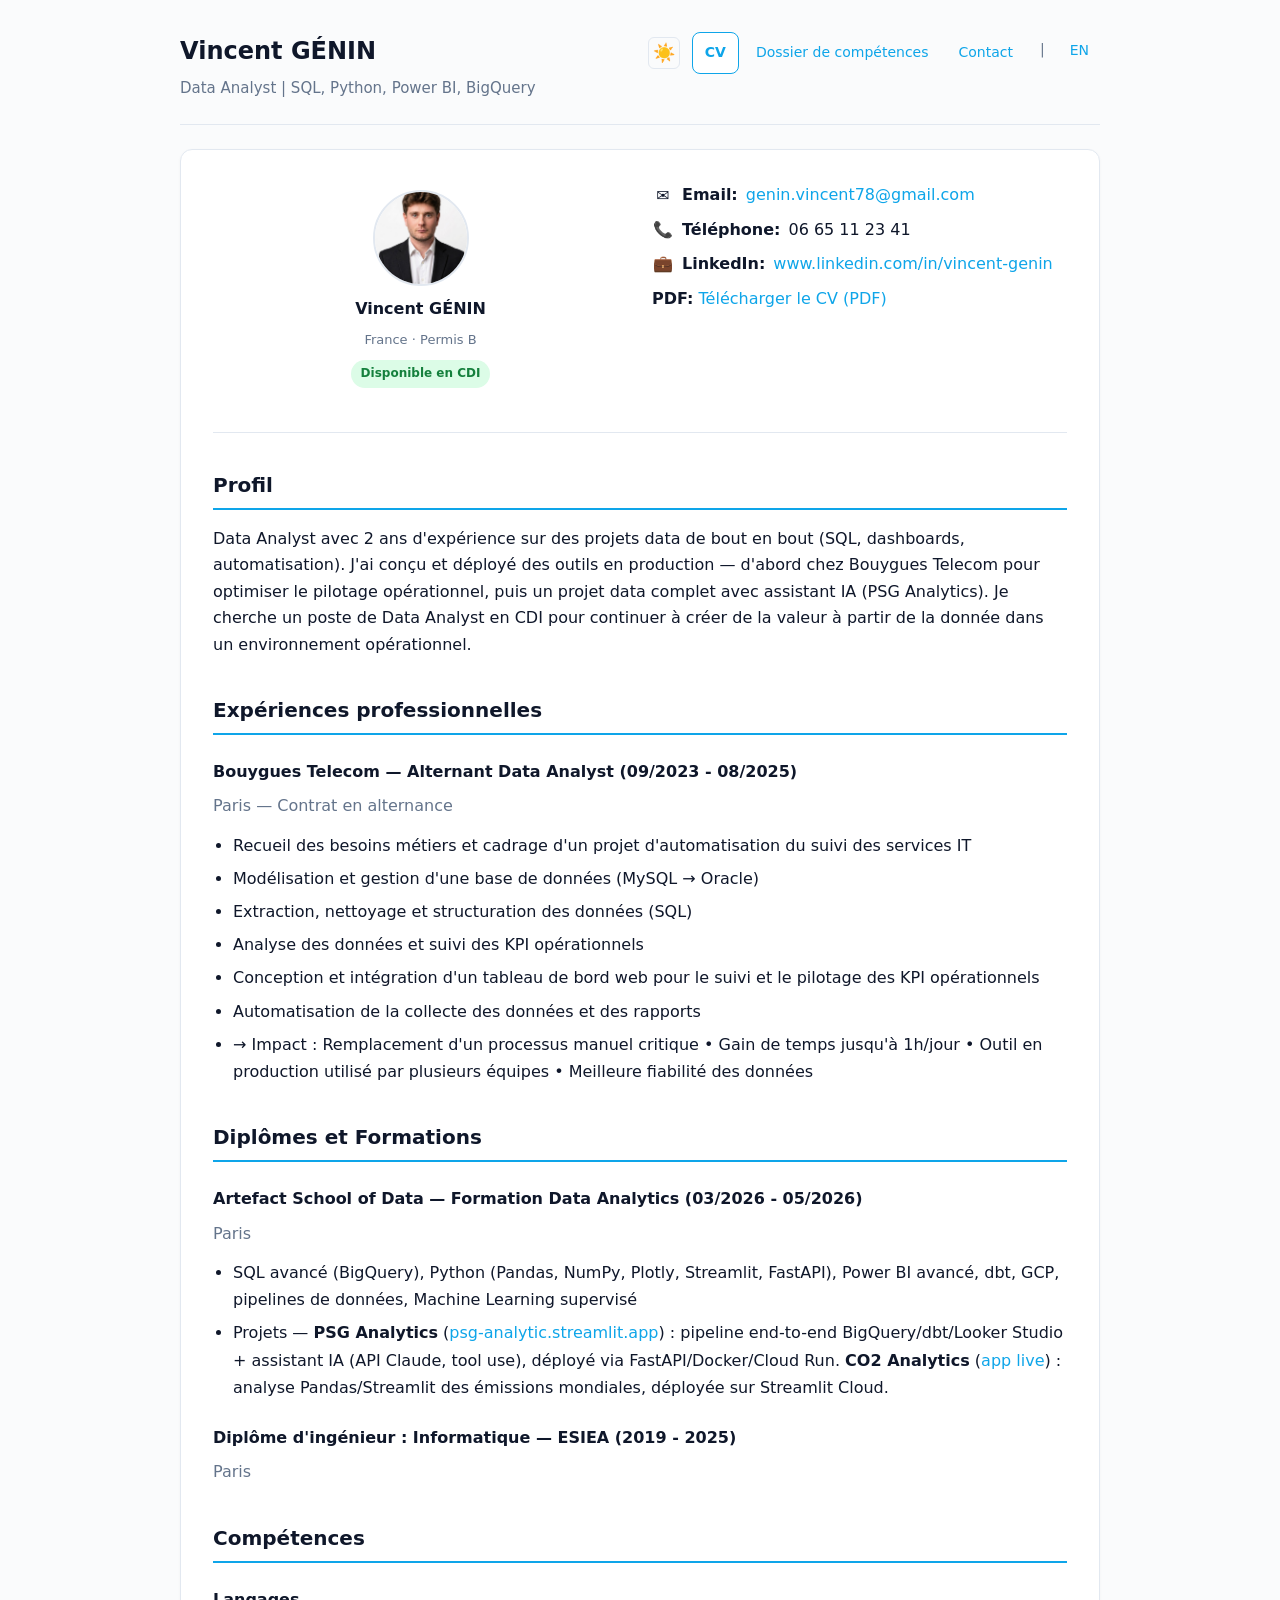
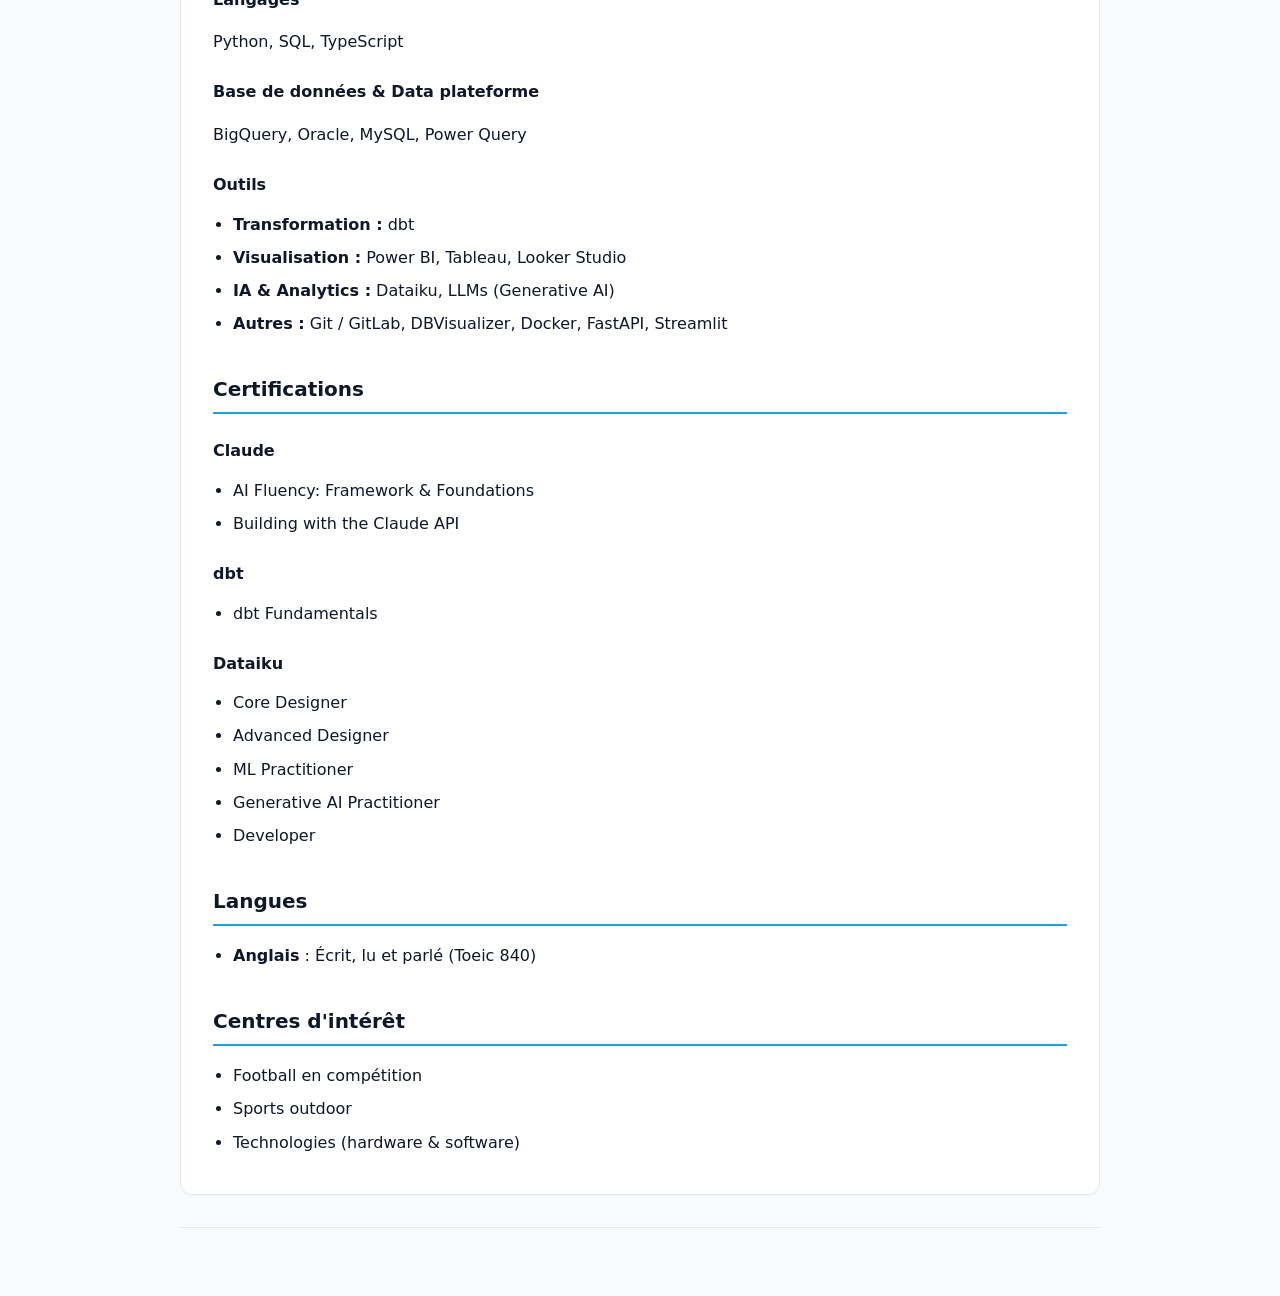
<file: index.html>
<!doctype html>
<html lang="fr">
  <head>
    <meta charset="UTF-8" />
    <meta name="viewport" content="width=device-width, initial-scale=1.0" />
    <title>Vincent GÉNIN – Data Analyst</title>
    <link rel="icon" href="./assets/favicon.svg" type="image/svg+xml" />
    <meta name="description" content="Portfolio de Vincent GÉNIN, Data Analyst avec 2 ans d'expérience. SQL, Python, Power BI, BigQuery, dbt. Certifié Claude & Dataiku." />
    <meta property="og:type" content="website" />
    <meta property="og:title" content="Vincent GÉNIN – Data Analyst" />
    <meta property="og:description" content="Data Analyst avec 2 ans d'expérience sur des projets data de bout en bout. SQL, Python, Power BI, BigQuery, dbt." />
    <meta property="og:image" content="https://vinzgnn.github.io/Vincent-GENIN-Portfolio/assets/profile.jpg" />
    <meta property="og:url" content="https://vinzgnn.github.io/Vincent-GENIN-Portfolio/" />
    <meta name="twitter:card" content="summary_large_image" />
    <meta http-equiv="refresh" content="0; url=./fr/cv/" />
    <script>
      // Redirection immédiate vers le CV français
      window.location.replace('./fr/cv/');
    </script>
  </head>
  <body>
    <p>Redirection vers le CV...</p>
    <a href="./fr/cv/">Cliquez ici si vous n'êtes pas redirigé</a>
  </body>
</html>
</file>
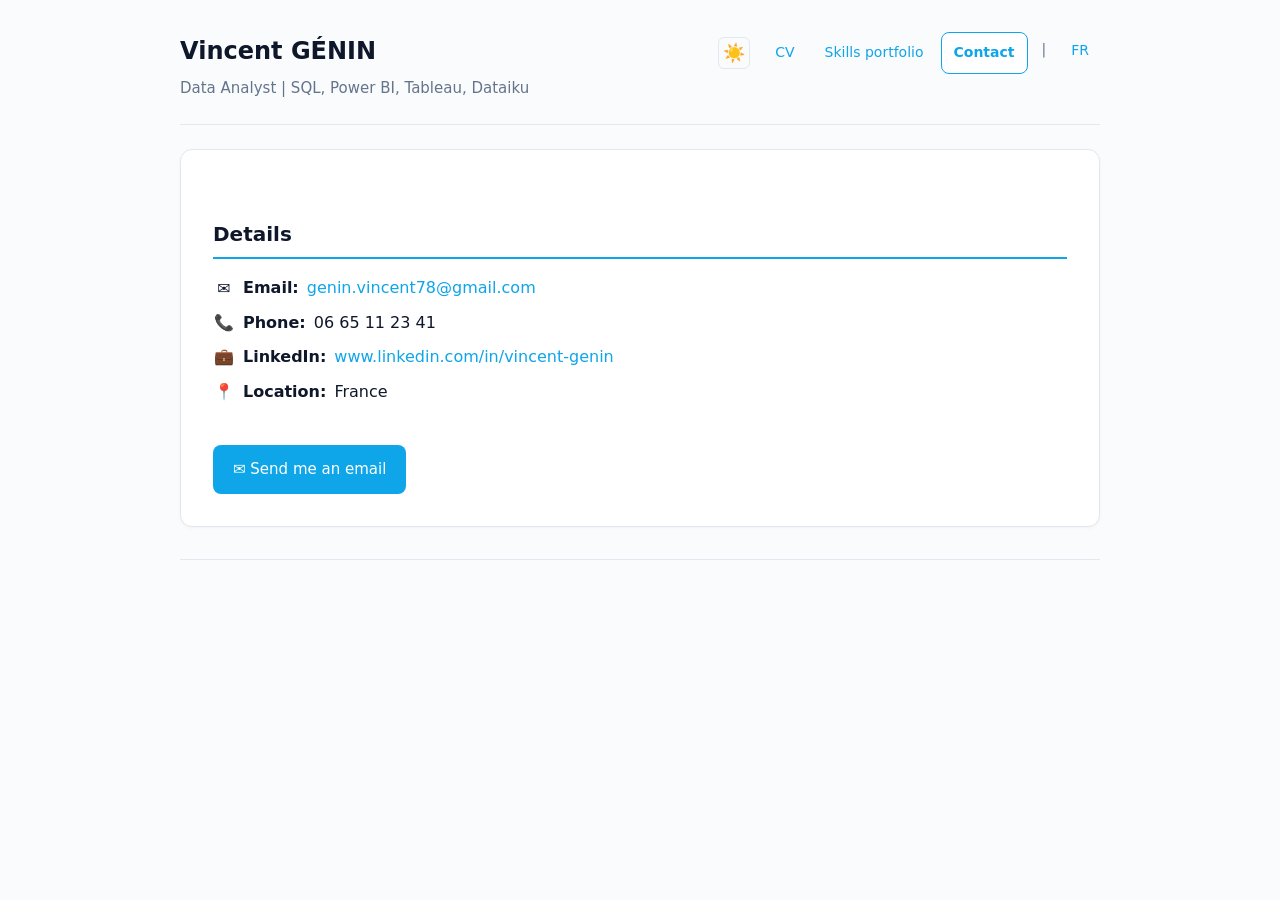
<file: en/contact/index.html>
<!doctype html>
<html lang="en">
  <head>
    <meta charset="UTF-8" />
    <meta name="viewport" content="width=device-width, initial-scale=1.0" />
    <title>Vincent GÉNIN – Contact</title>
    <link rel="icon" href="../../assets/favicon.svg" type="image/svg+xml" />
    <meta name="description" content="Contact Vincent GÉNIN, Data Analyst. Available for a full-time position." />
    <meta property="og:type" content="website" />
    <meta property="og:title" content="Vincent GÉNIN – Contact" />
    <meta property="og:description" content="Contact Vincent GÉNIN, Data Analyst available for a full-time position." />
    <meta property="og:image" content="https://vinzgnn.github.io/Vincent-GENIN-Portfolio/assets/profile.jpg" />
    <meta property="og:url" content="https://vinzgnn.github.io/Vincent-GENIN-Portfolio/en/contact.html" />
    <meta name="twitter:card" content="summary_large_image" />
    <link rel="stylesheet" href="../../assets/styles.css" />
    <script type="module" src="../../assets/icons.js"></script>
    <script src="../../assets/site.js" defer></script>
  </head>
  <body>
    <main class="container">
      <header class="site-header">
        <div class="header-left">
          <h1 class="site-title">Vincent GÉNIN</h1>
          <p class="site-subtitle muted">Data Analyst | SQL, Power BI, Tableau, Dataiku</p>
        </div>
        <div class="header-right">
          <button class="theme-toggle" id="theme-toggle" aria-label="Toggle dark mode">
            <span class="icon-sun">☀️</span>
            <span class="icon-moon" style="display:none;">🌙</span>
          </button>
          <nav class="nav" aria-label="Navigation">
            <a href="../cv/">CV</a>
            <a href="../skills/"><span class="nav-full">Skills portfolio</span><span class="nav-short">Skills</span></a>
            <a href="../contact/" aria-current="page">Contact</a>
            <span class="lang-switch muted">|</span>
            <a href="../fr/contact.html" class="lang-switch">FR</a>
          </nav>
        </div>
      </header>

      <section class="card">
        <h2>Details</h2>
        <div class="contact-item">
          <span class="icon">✉️</span>
          <strong>Email:</strong> <a href="mailto:genin.vincent78@gmail.com">genin.vincent78@gmail.com</a>
        </div>
        <div class="contact-item">
          <span class="icon">📞</span>
          <strong>Phone:</strong> 06 65 11 23 41
        </div>
        <div class="contact-item">
          <span class="icon">💼</span>
          <strong>LinkedIn:</strong> <a href="https://www.linkedin.com/in/vincent-genin" target="_blank" rel="noreferrer">www.linkedin.com/in/vincent-genin</a>
        </div>
        <div class="contact-item">
          <span class="icon">📍</span>
          <strong>Location:</strong> France
        </div>
        <div style="margin-top: 28px;">
          <a href="mailto:genin.vincent78@gmail.com" class="button">✉️ Send me an email</a>
        </div>
      </section>

      <footer class="footer">
      </footer>
    </main>
  </body>
</html>
</file>
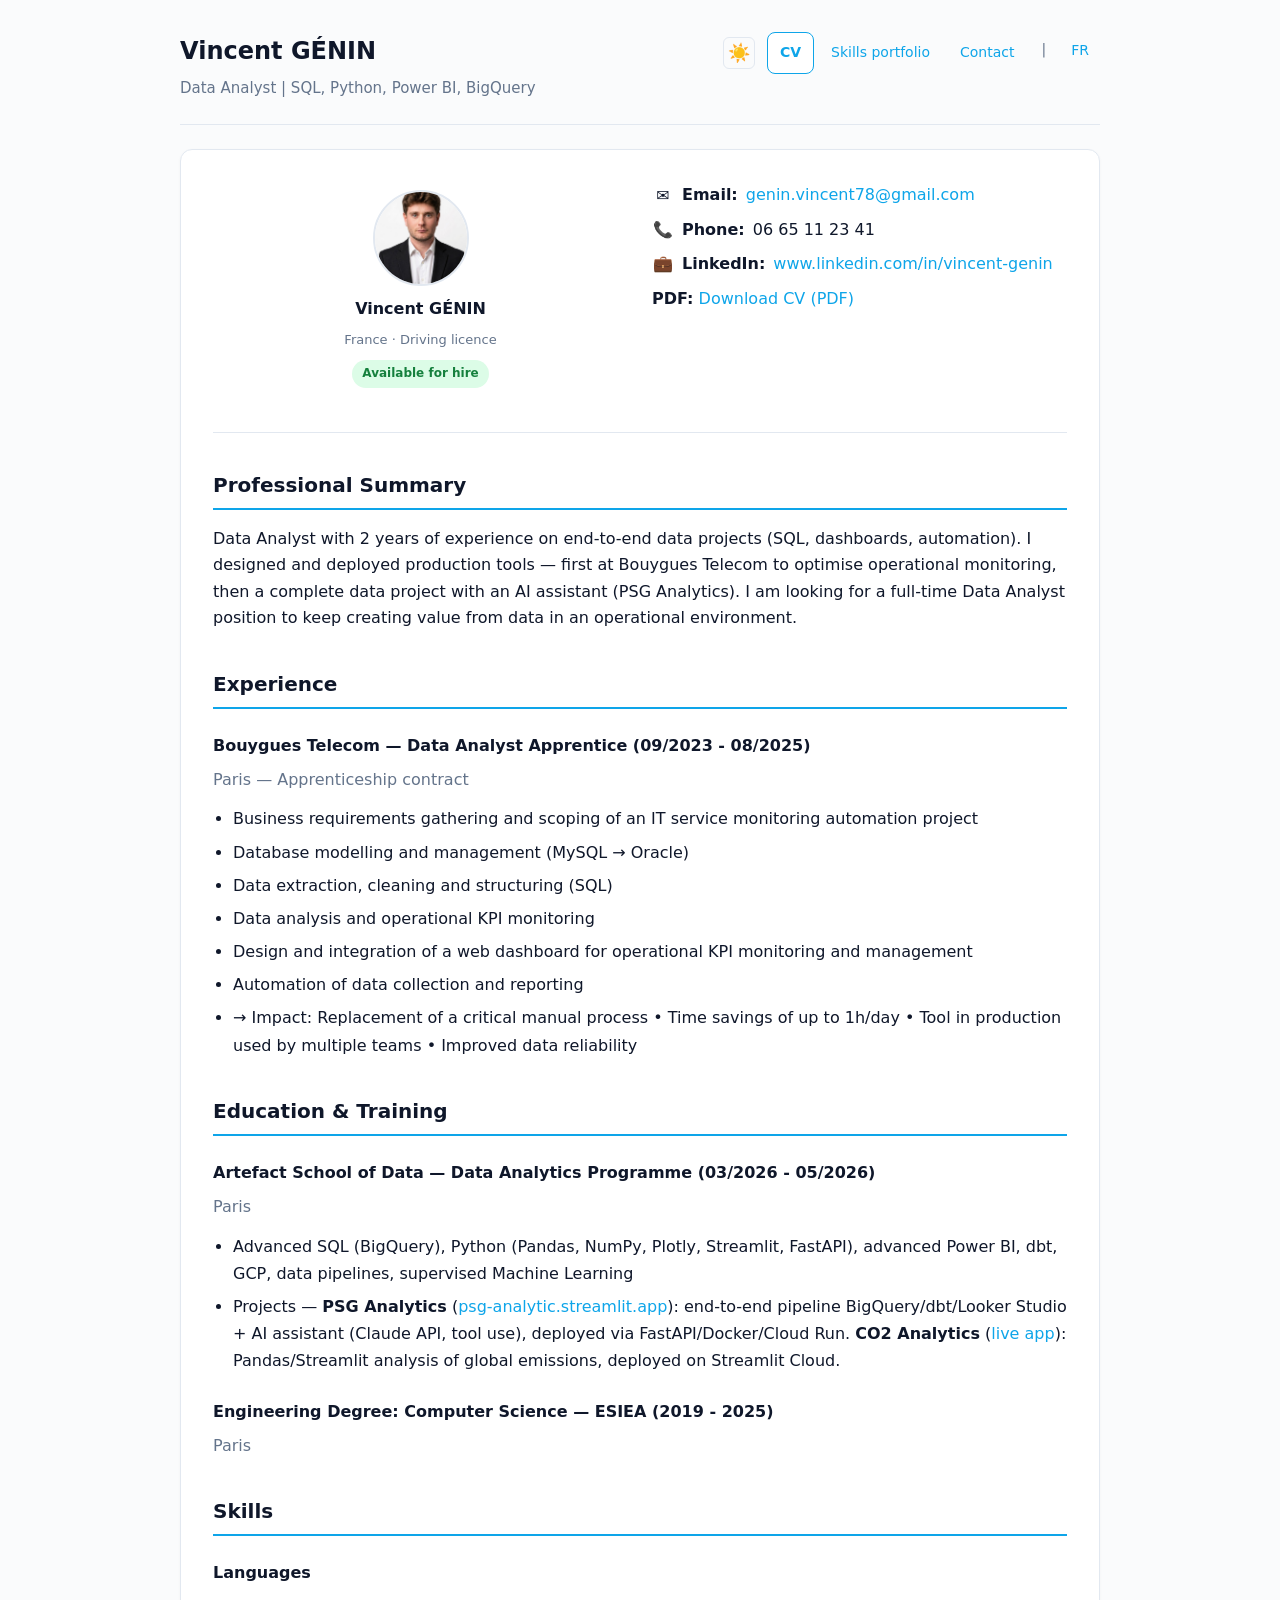
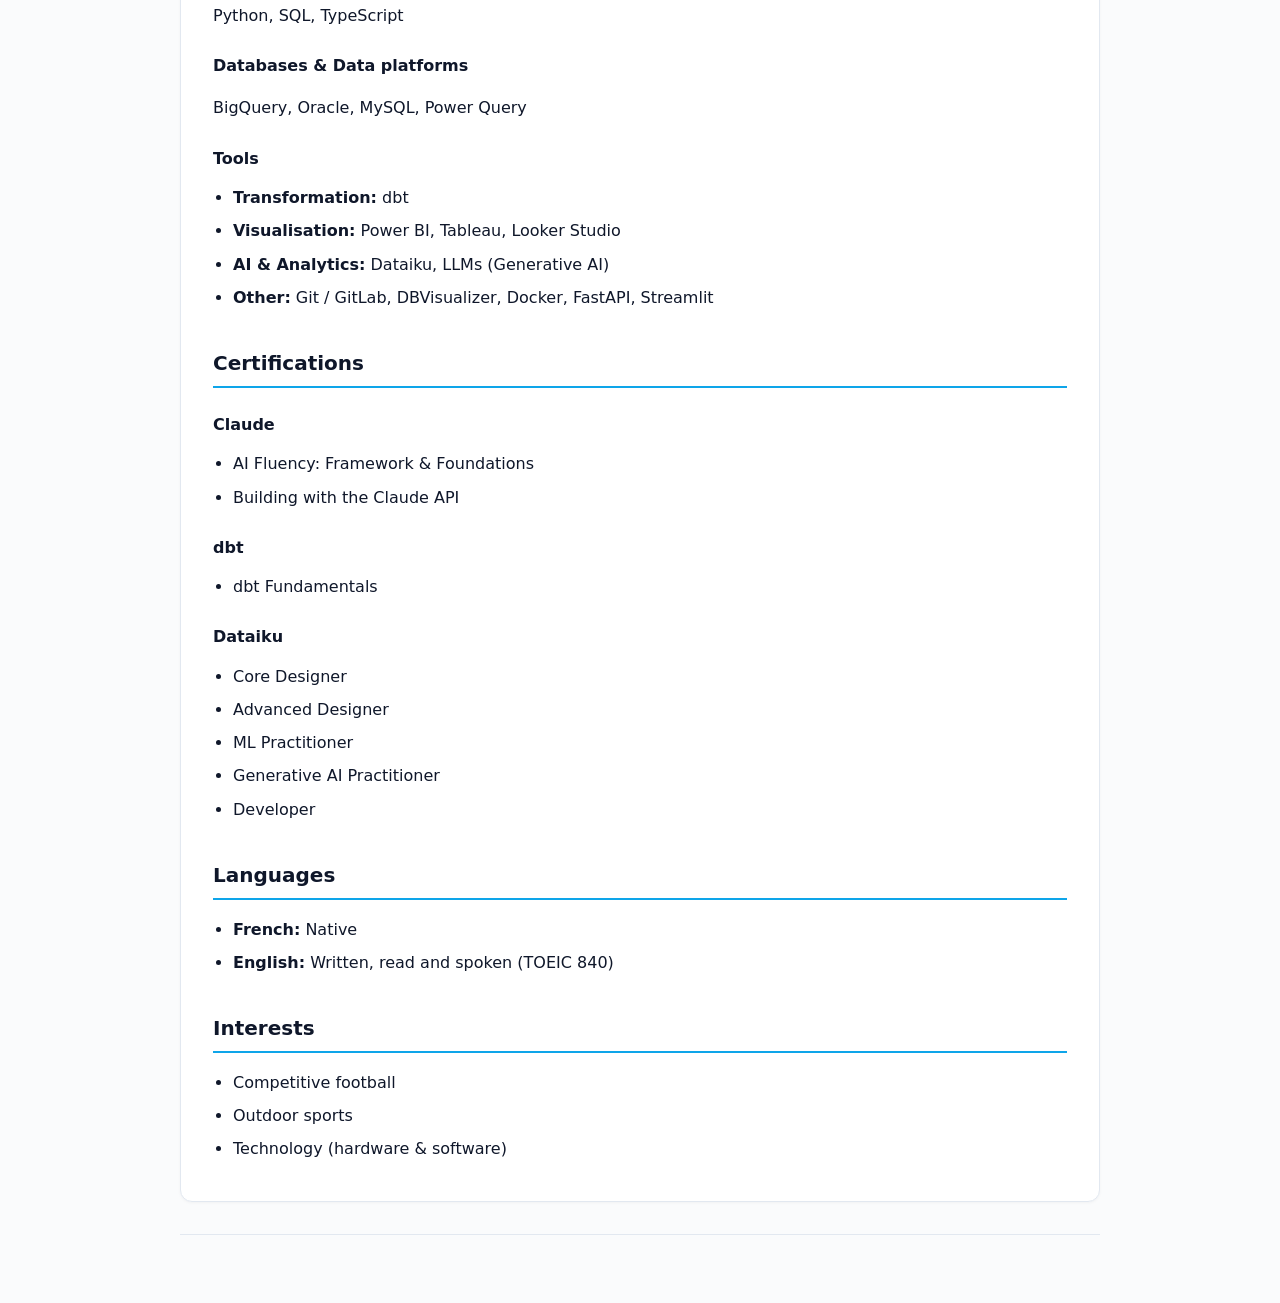
<file: en/cv/index.html>
<!doctype html>
<html lang="en">
  <head>
    <meta charset="UTF-8" />
    <meta name="viewport" content="width=device-width, initial-scale=1.0" />
    <title>Vincent GÉNIN – Data Analyst | CV</title>
    <link rel="icon" href="../../assets/favicon.svg" type="image/svg+xml" />
    <meta name="description" content="CV of Vincent GÉNIN, Data Analyst with 2 years of experience. SQL, Python, Power BI, BigQuery, dbt. Claude & Dataiku certified. Open to full-time positions." />
    <meta property="og:type" content="website" />
    <meta property="og:title" content="Vincent GÉNIN – Data Analyst" />
    <meta property="og:description" content="Data Analyst with 2 years of end-to-end data project experience. SQL, Python, Power BI, BigQuery, dbt." />
    <meta property="og:image" content="https://vinzgnn.github.io/Vincent-GENIN-Portfolio/assets/profile.jpg" />
    <meta property="og:url" content="https://vinzgnn.github.io/Vincent-GENIN-Portfolio/en/cv.html" />
    <meta name="twitter:card" content="summary_large_image" />
    <link rel="stylesheet" href="../../assets/styles.css" />
    <script type="module" src="../../assets/icons.js"></script>
    <script src="../../assets/site.js" defer></script>
  </head>
  <body>
    <button class="back-to-top" id="back-to-top" aria-label="Back to top">
      <span>↑</span>
    </button>
    <main class="container">
      <header class="site-header">
        <div class="header-left">
          <h1 class="site-title">Vincent GÉNIN</h1>
          <p class="site-subtitle muted">Data Analyst | SQL, Python, Power BI, BigQuery</p>
        </div>
        <div class="header-right">
          <button class="theme-toggle" id="theme-toggle" aria-label="Toggle dark mode">
            <span class="icon-sun">☀️</span>
            <span class="icon-moon" style="display:none;">🌙</span>
          </button>
          <nav class="nav" aria-label="Navigation">
            <a href="../cv/" aria-current="page">CV</a>
            <a href="../skills/"><span class="nav-full">Skills portfolio</span><span class="nav-short">Skills</span></a>
            <a href="../contact/">Contact</a>
            <span class="lang-switch muted">|</span>
            <a href="../../fr/cv/" class="lang-switch">FR</a>
          </nav>
        </div>
      </header>

      <section class="card">
        <div class="split">
          <div class="profile-block">
            <img src="../../assets/profile.jpg" alt="Vincent GÉNIN" class="profile-img" />
            <div class="profile-name">Vincent GÉNIN</div>
            <div class="profile-meta muted">France · Driving licence</div>
            <div class="availability-badge">Available for hire</div>
          </div>
          <div>
            <div class="contact-item">
              <span class="icon">✉️</span>
              <strong>Email:</strong> <a href="mailto:genin.vincent78@gmail.com">genin.vincent78@gmail.com</a>
            </div>
            <div class="contact-item">
              <span class="icon">📞</span>
              <strong>Phone:</strong> 06 65 11 23 41
            </div>
            <div class="contact-item">
              <span class="icon">💼</span>
              <strong>LinkedIn:</strong> <a href="https://www.linkedin.com/in/vincent-genin" target="_blank" rel="noreferrer">www.linkedin.com/in/vincent-genin</a>
            </div>
            <div class="pdf-link"><strong>PDF:</strong> <a href="../../assets/cv-fr.pdf" target="_blank" rel="noreferrer">Download CV (PDF)</a></div>
          </div>
        </div>

        <hr />

        <h2>Professional Summary</h2>
        <p>
          Data Analyst with 2 years of experience on end-to-end data projects (SQL, dashboards, automation). I designed and deployed production tools — first at Bouygues Telecom to optimise operational monitoring, then a complete data project with an AI assistant (PSG Analytics). I am looking for a full-time Data Analyst position to keep creating value from data in an operational environment.
        </p>

        <h2>Experience</h2>
        <h3>Bouygues Telecom — Data Analyst Apprentice (09/2023 - 08/2025)</h3>
        <div class="muted">Paris — Apprenticeship contract</div>
        <ul>
          <li>Business requirements gathering and scoping of an IT service monitoring automation project</li>
          <li>Database modelling and management (MySQL → Oracle)</li>
          <li>Data extraction, cleaning and structuring (SQL)</li>
          <li>Data analysis and operational KPI monitoring</li>
          <li>Design and integration of a web dashboard for operational KPI monitoring and management</li>
          <li>Automation of data collection and reporting</li>
          <li>→ Impact: Replacement of a critical manual process • Time savings of up to 1h/day • Tool in production used by multiple teams • Improved data reliability</li>
        </ul>

        <h2>Education &amp; Training</h2>
        <h3>Artefact School of Data — Data Analytics Programme (03/2026 - 05/2026)</h3>
        <div class="muted">Paris</div>
        <ul>
          <li>Advanced SQL (BigQuery), Python (Pandas, NumPy, Plotly, Streamlit, FastAPI), advanced Power BI, dbt, GCP, data pipelines, supervised Machine Learning</li>
          <li>Projects — <strong>PSG Analytics</strong> (<a href="https://psg-analytic.streamlit.app" target="_blank" rel="noopener">psg-analytic.streamlit.app</a>): end-to-end pipeline BigQuery/dbt/Looker Studio + AI assistant (Claude API, tool use), deployed via FastAPI/Docker/Cloud Run. <strong>CO2 Analytics</strong> (<a href="https://artefact-co2-analytics-vincent-genin.streamlit.app/" target="_blank" rel="noopener">live app</a>): Pandas/Streamlit analysis of global emissions, deployed on Streamlit Cloud.</li>
        </ul>
        <h3>Engineering Degree: Computer Science — ESIEA (2019 - 2025)</h3>
        <div class="muted">Paris</div>

        <h2>Skills</h2>
        <h3>Languages</h3>
        <p>Python, SQL, TypeScript</p>
        <h3>Databases &amp; Data platforms</h3>
        <p>BigQuery, Oracle, MySQL, Power Query</p>
        <h3>Tools</h3>
        <ul>
          <li><strong>Transformation:</strong> dbt</li>
          <li><strong>Visualisation:</strong> Power BI, Tableau, Looker Studio</li>
          <li><strong>AI &amp; Analytics:</strong> Dataiku, LLMs (Generative AI)</li>
          <li><strong>Other:</strong> Git / GitLab, DBVisualizer, Docker, FastAPI, Streamlit</li>
        </ul>

        <h2>Certifications</h2>
        <h3>Claude</h3>
        <ul>
          <li>AI Fluency: Framework &amp; Foundations</li>
          <li>Building with the Claude API</li>
        </ul>
        <h3>dbt</h3>
        <ul>
          <li>dbt Fundamentals</li>
        </ul>
        <h3>Dataiku</h3>
        <ul>
          <li>Core Designer</li>
          <li>Advanced Designer</li>
          <li>ML Practitioner</li>
          <li>Generative AI Practitioner</li>
          <li>Developer</li>
        </ul>

        <h2>Languages</h2>
        <ul>
          <li><strong>French:</strong> Native</li>
          <li><strong>English:</strong> Written, read and spoken (TOEIC 840)</li>
        </ul>

        <h2>Interests</h2>
        <ul>
          <li>Competitive football</li>
          <li>Outdoor sports</li>
          <li>Technology (hardware &amp; software)</li>
        </ul>

      </section>

      <footer class="footer">
      </footer>
    </main>
  </body>
</html>
</file>
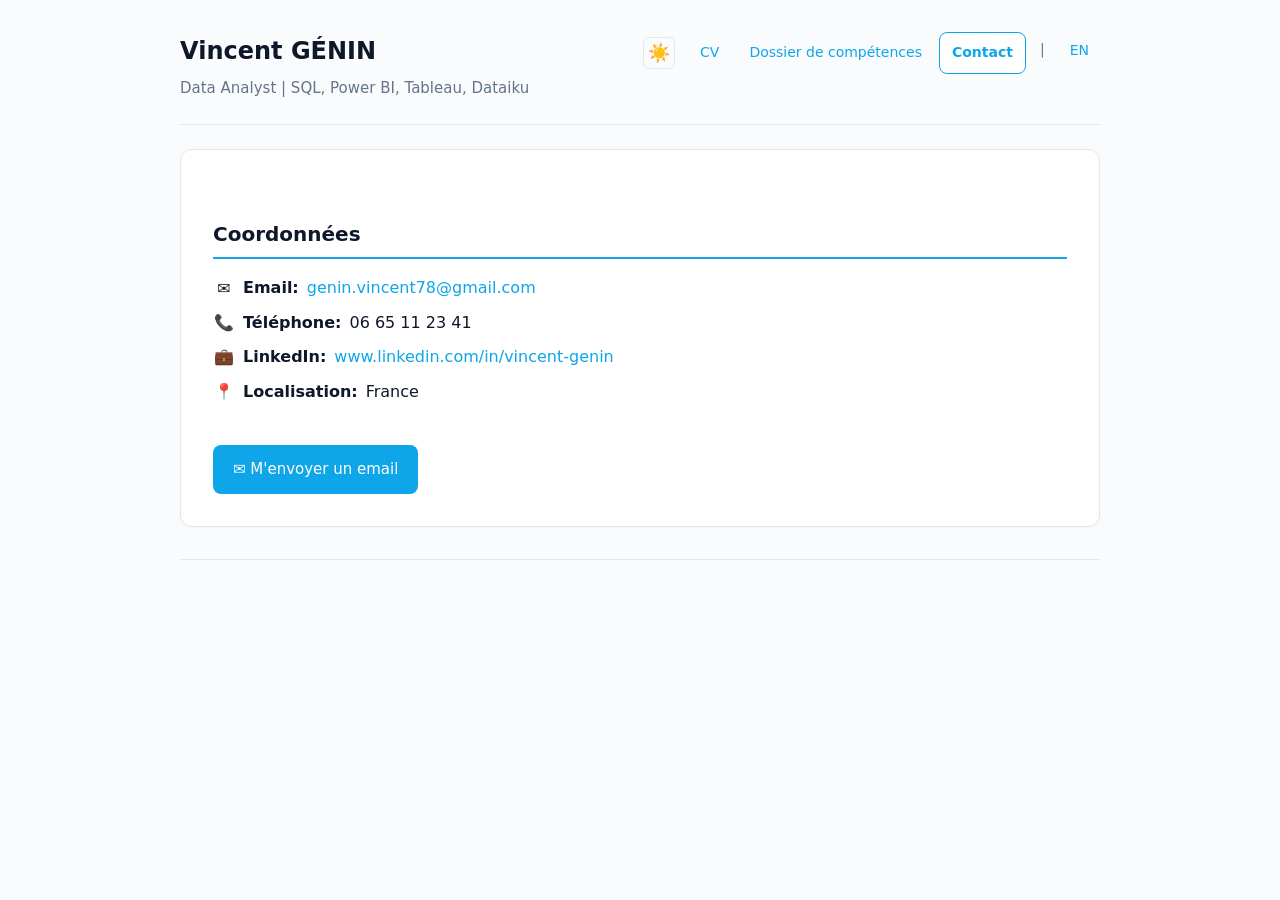
<file: fr/contact/index.html>
<!doctype html>
<html lang="fr">
  <head>
    <meta charset="UTF-8" />
    <meta name="viewport" content="width=device-width, initial-scale=1.0" />
    <title>Vincent GÉNIN – Contact</title>
    <link rel="icon" href="../../assets/favicon.svg" type="image/svg+xml" />
    <meta name="description" content="Contacter Vincent GÉNIN, Data Analyst. Disponible pour un CDI en Data Analyse." />
    <meta property="og:type" content="website" />
    <meta property="og:title" content="Vincent GÉNIN – Contact" />
    <meta property="og:description" content="Contacter Vincent GÉNIN, Data Analyst disponible en CDI." />
    <meta property="og:image" content="https://vinzgnn.github.io/Vincent-GENIN-Portfolio/assets/profile.jpg" />
    <meta property="og:url" content="https://vinzgnn.github.io/Vincent-GENIN-Portfolio/fr/contact.html" />
    <meta name="twitter:card" content="summary_large_image" />
    <link rel="stylesheet" href="../../assets/styles.css" />
    <script type="module" src="../../assets/icons.js"></script>
    <script src="../../assets/site.js" defer></script>
  </head>
  <body>
    <button class="back-to-top" id="back-to-top" aria-label="Back to top">
      <span>↑</span>
    </button>
    <main class="container">
      <header class="site-header">
        <div class="header-left">
          <h1 class="site-title">Vincent GÉNIN</h1>
          <p class="site-subtitle muted">Data Analyst | SQL, Power BI, Tableau, Dataiku</p>
        </div>
        <div class="header-right">
          <button class="theme-toggle" id="theme-toggle" aria-label="Toggle dark mode">
            <span class="icon-sun">☀️</span>
            <span class="icon-moon" style="display:none;">🌙</span>
          </button>
          <nav class="nav" aria-label="Navigation">
            <a href="../cv/">CV</a>
            <a href="../competences/"><span class="nav-full">Dossier de compétences</span><span class="nav-short">Compétences</span></a>
            <a href="../contact/" aria-current="page">Contact</a>
            <span class="lang-switch muted">|</span>
            <a href="../en/contact.html" class="lang-switch">EN</a>
          </nav>
        </div>
      </header>

      <section class="card">
        <h2>Coordonnées</h2>
        <div class="contact-item">
          <span class="icon">✉️</span>
          <strong>Email:</strong> <a href="mailto:genin.vincent78@gmail.com">genin.vincent78@gmail.com</a>
        </div>
        <div class="contact-item">
          <span class="icon">📞</span>
          <strong>Téléphone:</strong> 06 65 11 23 41
        </div>
        <div class="contact-item">
          <span class="icon">💼</span>
          <strong>LinkedIn:</strong> <a href="https://www.linkedin.com/in/vincent-genin" target="_blank" rel="noreferrer">www.linkedin.com/in/vincent-genin</a>
        </div>
        <div class="contact-item">
          <span class="icon">📍</span>
          <strong>Localisation:</strong> France
        </div>
        <div style="margin-top: 28px;">
          <a href="mailto:genin.vincent78@gmail.com" class="button">✉️ M'envoyer un email</a>
        </div>
      </section>

      <footer class="footer">
      </footer>
    </main>
  </body>
</html>
</file>
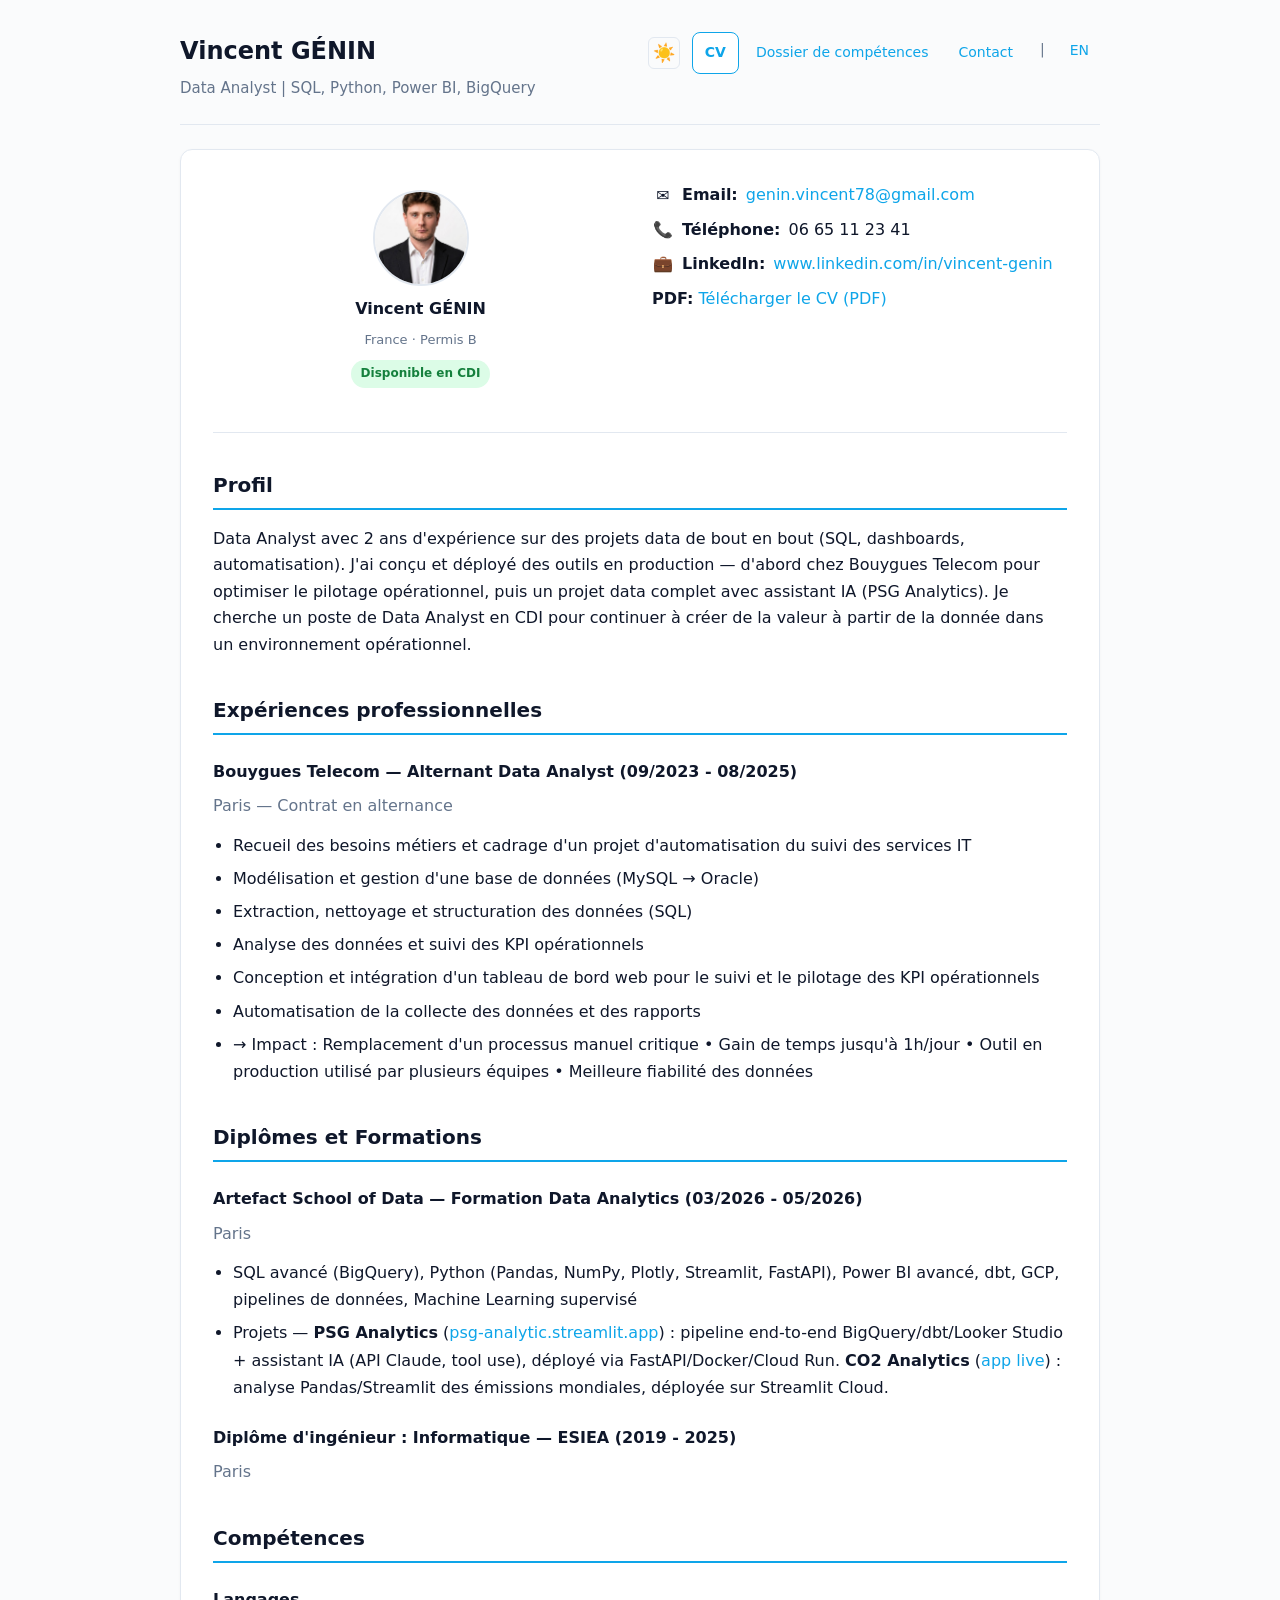
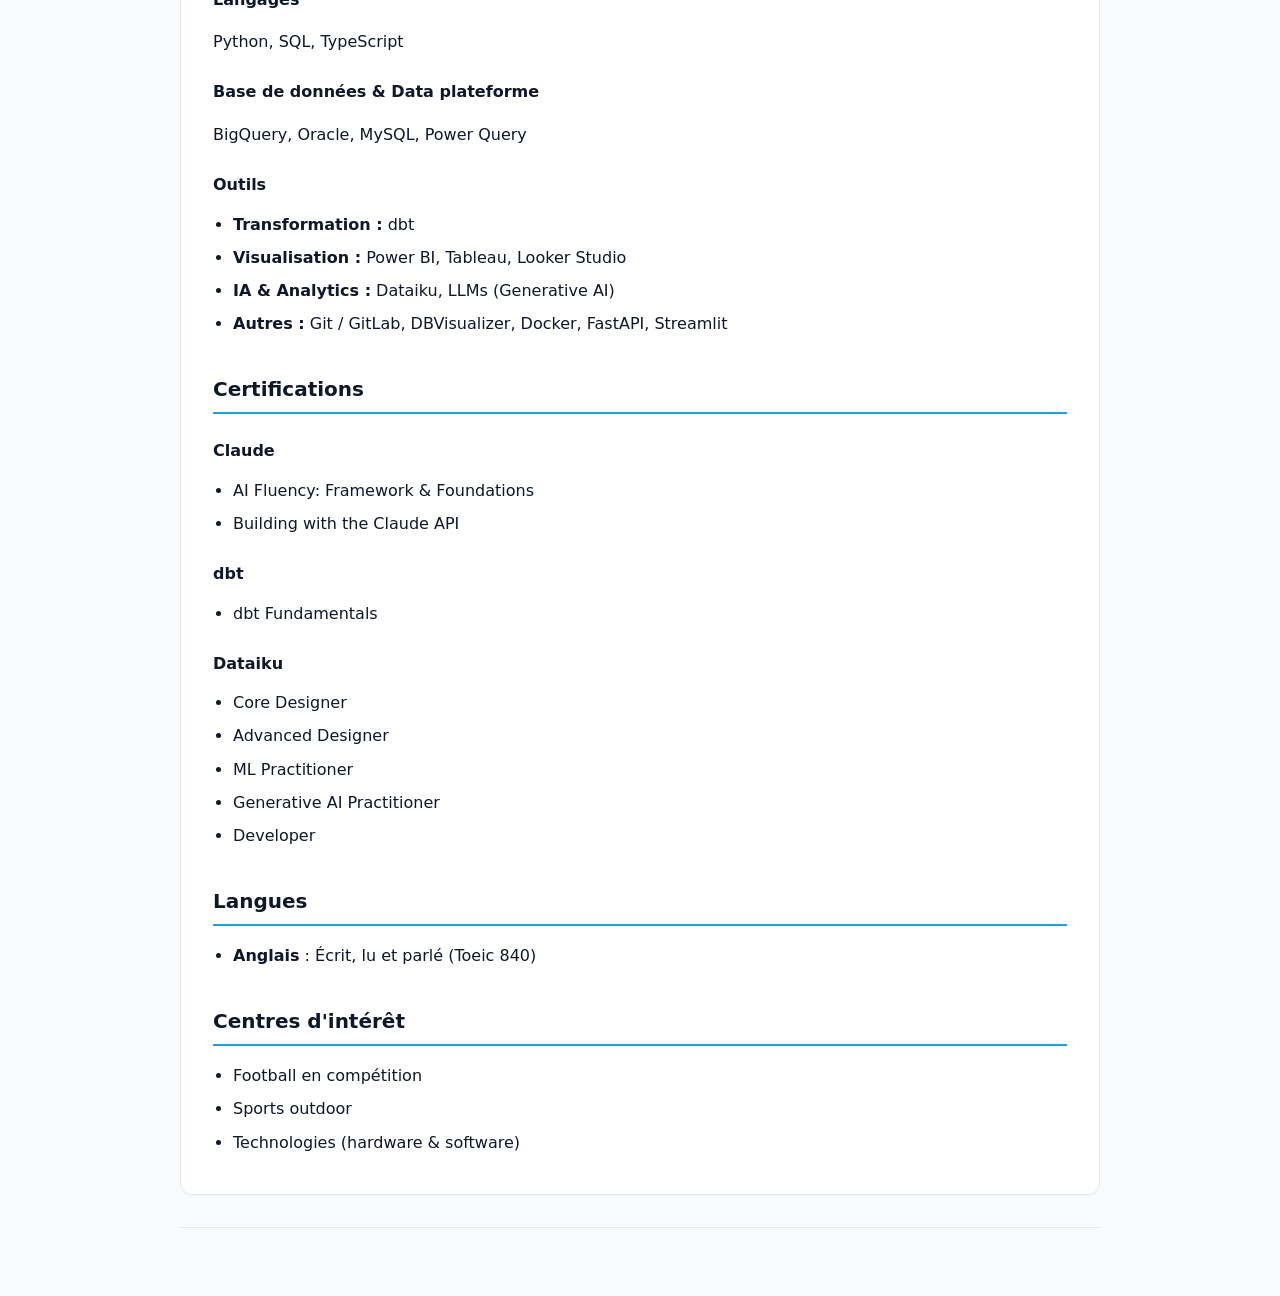
<file: fr/cv/index.html>
<!doctype html>
<html lang="fr">
  <head>
    <meta charset="UTF-8" />
    <meta name="viewport" content="width=device-width, initial-scale=1.0" />
    <title>Vincent GÉNIN – Data Analyst | CV</title>
    <link rel="icon" href="../../assets/favicon.svg" type="image/svg+xml" />
    <meta name="description" content="CV de Vincent GÉNIN, Data Analyst avec 2 ans d'expérience. SQL, Python, Power BI, BigQuery, dbt. Certifié Claude, Dataiku x5. Disponible en CDI." />
    <meta property="og:type" content="website" />
    <meta property="og:title" content="Vincent GÉNIN – Data Analyst" />
    <meta property="og:description" content="Data Analyst avec 2 ans d'expérience sur des projets data de bout en bout. SQL, Python, Power BI, BigQuery, dbt." />
    <meta property="og:image" content="https://vinzgnn.github.io/Vincent-GENIN-Portfolio/assets/profile.jpg" />
    <meta property="og:url" content="https://vinzgnn.github.io/Vincent-GENIN-Portfolio/fr/cv.html" />
    <meta name="twitter:card" content="summary_large_image" />
    <link rel="stylesheet" href="../../assets/styles.css" />
    <script type="module" src="../../assets/icons.js"></script>
    <script src="../../assets/site.js" defer></script>
  </head>
  <body>
    <button class="back-to-top" id="back-to-top" aria-label="Back to top">
      <span>↑</span>
    </button>
    <main class="container">
      <header class="site-header">
        <div class="header-left">
          <h1 class="site-title">Vincent GÉNIN</h1>
          <p class="site-subtitle muted">Data Analyst | SQL, Python, Power BI, BigQuery</p>
        </div>
        <div class="header-right">
          <button class="theme-toggle" id="theme-toggle" aria-label="Toggle dark mode">
            <span class="icon-sun">☀️</span>
            <span class="icon-moon" style="display:none;">🌙</span>
          </button>
          <nav class="nav" aria-label="Navigation">
            <a href="../cv/" aria-current="page">CV</a>
            <a href="../competences/"><span class="nav-full">Dossier de compétences</span><span class="nav-short">Compétences</span></a>
            <a href="../contact/">Contact</a>
            <span class="lang-switch muted">|</span>
            <a href="../../en/cv/" class="lang-switch">EN</a>
          </nav>
        </div>
      </header>

      <section class="card">
        <div class="split">
          <div class="profile-block">
            <img src="../../assets/profile.jpg" alt="Vincent GÉNIN" class="profile-img" />
            <div class="profile-name">Vincent GÉNIN</div>
            <div class="profile-meta muted">France · Permis B</div>
            <div class="availability-badge">Disponible en CDI</div>
          </div>
          <div>
            <div class="contact-item">
              <span class="icon">✉️</span>
              <strong>Email:</strong> <a href="mailto:genin.vincent78@gmail.com">genin.vincent78@gmail.com</a>
            </div>
            <div class="contact-item">
              <span class="icon">📞</span>
              <strong>Téléphone:</strong> 06 65 11 23 41
            </div>
            <div class="contact-item">
              <span class="icon">💼</span>
              <strong>LinkedIn:</strong> <a href="https://www.linkedin.com/in/vincent-genin" target="_blank" rel="noreferrer">www.linkedin.com/in/vincent-genin</a>
            </div>
            <div class="pdf-link"><strong>PDF:</strong> <a href="../../assets/cv-fr.pdf" target="_blank" rel="noreferrer">Télécharger le CV (PDF)</a></div>
          </div>
        </div>

        <hr />

        <h2>Profil</h2>
        <p>
          Data Analyst avec 2 ans d'expérience sur des projets data de bout en bout (SQL, dashboards, automatisation). J'ai conçu et déployé des outils en production — d'abord chez Bouygues Telecom pour optimiser le pilotage opérationnel, puis un projet data complet avec assistant IA (PSG Analytics). Je cherche un poste de Data Analyst en CDI pour continuer à créer de la valeur à partir de la donnée dans un environnement opérationnel.
        </p>

        <h2>Expériences professionnelles</h2>
        <h3>Bouygues Telecom — Alternant Data Analyst (09/2023 - 08/2025)</h3>
        <div class="muted">Paris — Contrat en alternance</div>
        <ul>
          <li>Recueil des besoins métiers et cadrage d'un projet d'automatisation du suivi des services IT</li>
          <li>Modélisation et gestion d'une base de données (MySQL → Oracle)</li>
          <li>Extraction, nettoyage et structuration des données (SQL)</li>
          <li>Analyse des données et suivi des KPI opérationnels</li>
          <li>Conception et intégration d'un tableau de bord web pour le suivi et le pilotage des KPI opérationnels</li>
          <li>Automatisation de la collecte des données et des rapports</li>
          <li>→ Impact : Remplacement d'un processus manuel critique • Gain de temps jusqu'à 1h/jour • Outil en production utilisé par plusieurs équipes • Meilleure fiabilité des données</li>
        </ul>

        <h2>Diplômes et Formations</h2>
        <h3>Artefact School of Data — Formation Data Analytics (03/2026 - 05/2026)</h3>
        <div class="muted">Paris</div>
        <ul>
          <li>SQL avancé (BigQuery), Python (Pandas, NumPy, Plotly, Streamlit, FastAPI), Power BI avancé, dbt, GCP, pipelines de données, Machine Learning supervisé</li>
          <li>Projets — <strong>PSG Analytics</strong> (<a href="https://psg-analytic.streamlit.app" target="_blank" rel="noopener">psg-analytic.streamlit.app</a>) : pipeline end-to-end BigQuery/dbt/Looker Studio + assistant IA (API Claude, tool use), déployé via FastAPI/Docker/Cloud Run. <strong>CO2 Analytics</strong> (<a href="https://artefact-co2-analytics-vincent-genin.streamlit.app/" target="_blank" rel="noopener">app live</a>) : analyse Pandas/Streamlit des émissions mondiales, déployée sur Streamlit Cloud.</li>
        </ul>
        <h3>Diplôme d'ingénieur : Informatique — ESIEA (2019 - 2025)</h3>
        <div class="muted">Paris</div>

        <h2>Compétences</h2>
        <h3>Langages</h3>
        <p>Python, SQL, TypeScript</p>
        <h3>Base de données &amp; Data plateforme</h3>
        <p>BigQuery, Oracle, MySQL, Power Query</p>
        <h3>Outils</h3>
        <ul>
          <li><strong>Transformation :</strong> dbt</li>
          <li><strong>Visualisation :</strong> Power BI, Tableau, Looker Studio</li>
          <li><strong>IA &amp; Analytics :</strong> Dataiku, LLMs (Generative AI)</li>
          <li><strong>Autres :</strong> Git / GitLab, DBVisualizer, Docker, FastAPI, Streamlit</li>
        </ul>

        <h2>Certifications</h2>
        <h3>Claude</h3>
        <ul>
          <li>AI Fluency: Framework &amp; Foundations</li>
          <li>Building with the Claude API</li>
        </ul>
        <h3>dbt</h3>
        <ul>
          <li>dbt Fundamentals</li>
        </ul>
        <h3>Dataiku</h3>
        <ul>
          <li>Core Designer</li>
          <li>Advanced Designer</li>
          <li>ML Practitioner</li>
          <li>Generative AI Practitioner</li>
          <li>Developer</li>
        </ul>

        <h2>Langues</h2>
        <ul>
          <li><strong>Anglais</strong> : Écrit, lu et parlé (Toeic 840)</li>
        </ul>

        <h2>Centres d'intérêt</h2>
        <ul>
          <li>Football en compétition</li>
          <li>Sports outdoor</li>
          <li>Technologies (hardware &amp; software)</li>
        </ul>

      </section>

      <footer class="footer">
      </footer>
    </main>
  </body>
</html>
</file>
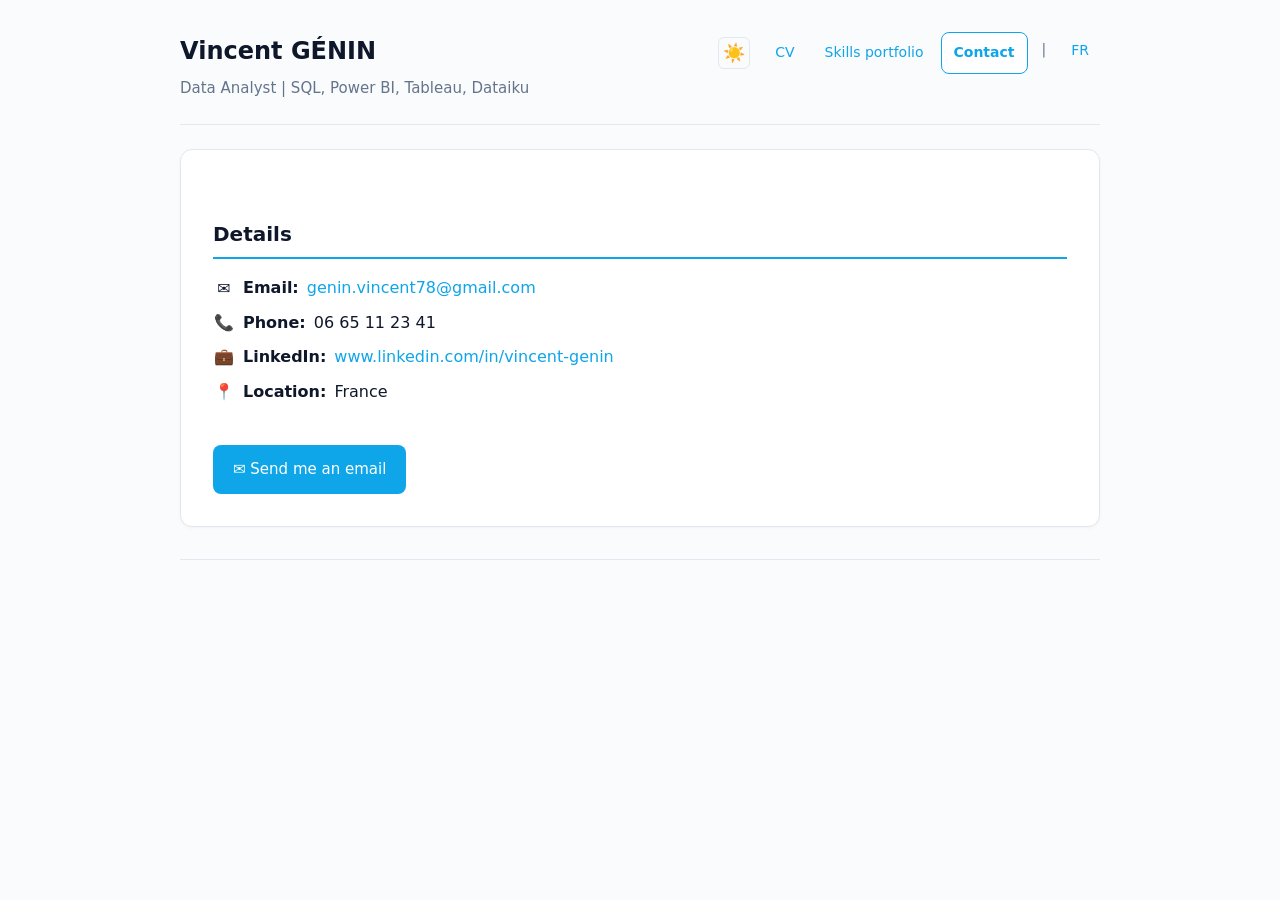
<file: en/contact.html>
<!doctype html>
<html lang="en">
  <head>
    <meta charset="UTF-8" />
    <meta name="viewport" content="width=device-width, initial-scale=1.0" />
    <title>Vincent GÉNIN – Contact</title>
    <link rel="icon" href="../assets/favicon.svg" type="image/svg+xml" />
    <meta name="description" content="Contact Vincent GÉNIN, Data Analyst. Available for a full-time position." />
    <meta property="og:type" content="website" />
    <meta property="og:title" content="Vincent GÉNIN – Contact" />
    <meta property="og:description" content="Contact Vincent GÉNIN, Data Analyst available for a full-time position." />
    <meta property="og:image" content="https://vinzgnn.github.io/Vincent-GENIN-Portfolio/assets/profile.jpg" />
    <meta property="og:url" content="https://vinzgnn.github.io/Vincent-GENIN-Portfolio/en/contact.html" />
    <meta name="twitter:card" content="summary_large_image" />
    <link rel="stylesheet" href="../assets/styles.css" />
    <script type="module" src="../assets/icons.js"></script>
    <script src="../assets/site.js" defer></script>
  </head>
  <body>
    <main class="container">
      <header class="site-header">
        <div class="header-left">
          <h1 class="site-title">Vincent GÉNIN</h1>
          <p class="site-subtitle muted">Data Analyst | SQL, Power BI, Tableau, Dataiku</p>
        </div>
        <div class="header-right">
          <button class="theme-toggle" id="theme-toggle" aria-label="Toggle dark mode">
            <span class="icon-sun">☀️</span>
            <span class="icon-moon" style="display:none;">🌙</span>
          </button>
          <nav class="nav" aria-label="Navigation">
            <a href="./cv.html">CV</a>
            <a href="./skills.html"><span class="nav-full">Skills portfolio</span><span class="nav-short">Skills</span></a>
            <a href="./contact.html" aria-current="page">Contact</a>
            <span class="lang-switch muted">|</span>
            <a href="../fr/contact.html" class="lang-switch">FR</a>
          </nav>
        </div>
      </header>

      <section class="card">
        <h2>Details</h2>
        <div class="contact-item">
          <span class="icon">✉️</span>
          <strong>Email:</strong> <a href="mailto:genin.vincent78@gmail.com">genin.vincent78@gmail.com</a>
        </div>
        <div class="contact-item">
          <span class="icon">📞</span>
          <strong>Phone:</strong> 06 65 11 23 41
        </div>
        <div class="contact-item">
          <span class="icon">💼</span>
          <strong>LinkedIn:</strong> <a href="https://www.linkedin.com/in/vincent-genin" target="_blank" rel="noreferrer">www.linkedin.com/in/vincent-genin</a>
        </div>
        <div class="contact-item">
          <span class="icon">📍</span>
          <strong>Location:</strong> France
        </div>
        <div style="margin-top: 28px;">
          <a href="mailto:genin.vincent78@gmail.com" class="button">✉️ Send me an email</a>
        </div>
      </section>

      <footer class="footer">
      </footer>
    </main>
  </body>
</html>
</file>
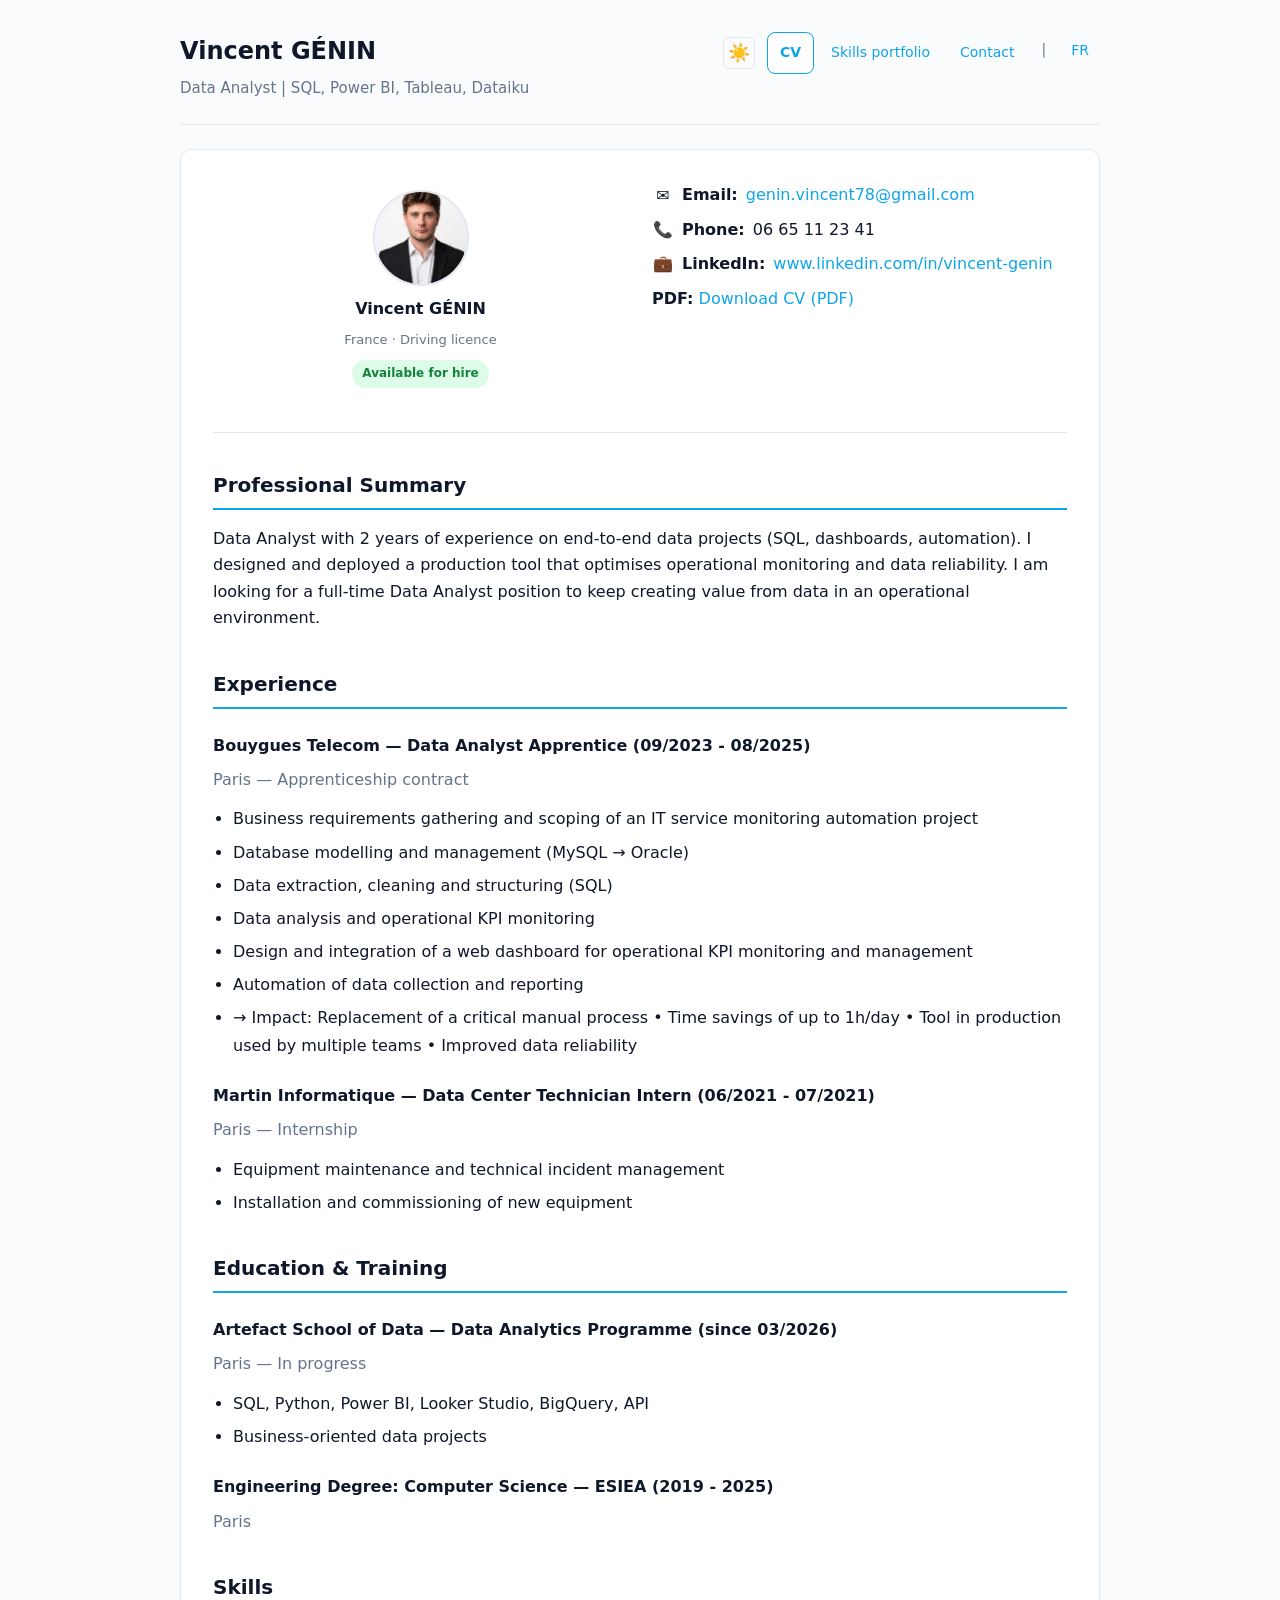
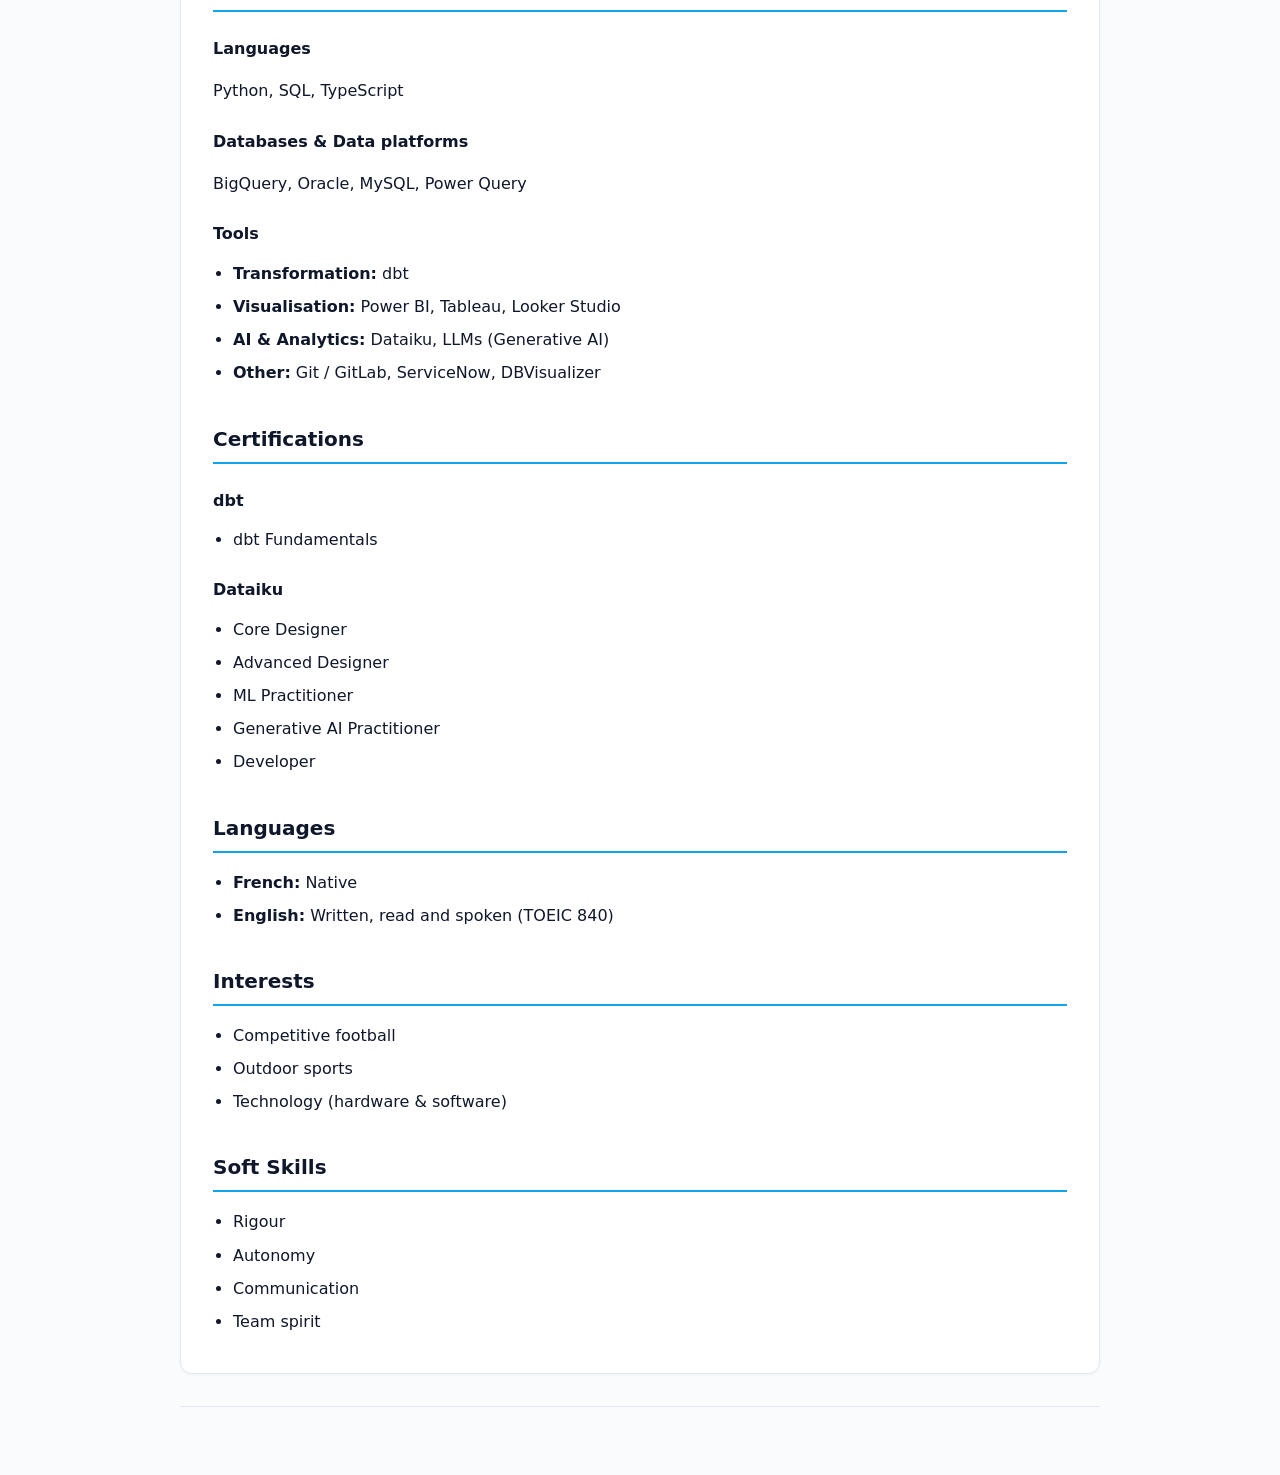
<file: en/cv.html>
<!doctype html>
<html lang="en">
  <head>
    <meta charset="UTF-8" />
    <meta name="viewport" content="width=device-width, initial-scale=1.0" />
    <title>Vincent GÉNIN – Data Analyst | CV</title>
    <link rel="icon" href="../assets/favicon.svg" type="image/svg+xml" />
    <meta name="description" content="CV of Vincent GÉNIN, Data Analyst with 2 years of experience. SQL, Power BI, Tableau, Dataiku, dbt. Dataiku certified x5. Open to full-time positions." />
    <meta property="og:type" content="website" />
    <meta property="og:title" content="Vincent GÉNIN – Data Analyst" />
    <meta property="og:description" content="Data Analyst with 2 years of end-to-end data project experience. SQL, Power BI, Tableau, Dataiku, dbt." />
    <meta property="og:image" content="https://vinzgnn.github.io/Vincent-GENIN-Portfolio/assets/profile.jpg" />
    <meta property="og:url" content="https://vinzgnn.github.io/Vincent-GENIN-Portfolio/en/cv.html" />
    <meta name="twitter:card" content="summary_large_image" />
    <link rel="stylesheet" href="../assets/styles.css" />
    <script type="module" src="../assets/icons.js"></script>
    <script src="../assets/site.js" defer></script>
  </head>
  <body>
    <button class="back-to-top" id="back-to-top" aria-label="Back to top">
      <span>↑</span>
    </button>
    <main class="container">
      <header class="site-header">
        <div class="header-left">
          <h1 class="site-title">Vincent GÉNIN</h1>
          <p class="site-subtitle muted">Data Analyst | SQL, Power BI, Tableau, Dataiku</p>
        </div>
        <div class="header-right">
          <button class="theme-toggle" id="theme-toggle" aria-label="Toggle dark mode">
            <span class="icon-sun">☀️</span>
            <span class="icon-moon" style="display:none;">🌙</span>
          </button>
          <nav class="nav" aria-label="Navigation">
            <a href="./cv.html" aria-current="page">CV</a>
            <a href="./skills.html"><span class="nav-full">Skills portfolio</span><span class="nav-short">Skills</span></a>
            <a href="./contact.html">Contact</a>
            <span class="lang-switch muted">|</span>
            <a href="../fr/cv.html" class="lang-switch">FR</a>
          </nav>
        </div>
      </header>

      <section class="card">
        <div class="split">
          <div class="profile-block">
            <img src="../assets/profile.jpg" alt="Vincent GÉNIN" class="profile-img" />
            <div class="profile-name">Vincent GÉNIN</div>
            <div class="profile-meta muted">France · Driving licence</div>
            <div class="availability-badge">Available for hire</div>
          </div>
          <div>
            <div class="contact-item">
              <span class="icon">✉️</span>
              <strong>Email:</strong> <a href="mailto:genin.vincent78@gmail.com">genin.vincent78@gmail.com</a>
            </div>
            <div class="contact-item">
              <span class="icon">📞</span>
              <strong>Phone:</strong> 06 65 11 23 41
            </div>
            <div class="contact-item">
              <span class="icon">💼</span>
              <strong>LinkedIn:</strong> <a href="https://www.linkedin.com/in/vincent-genin" target="_blank" rel="noreferrer">www.linkedin.com/in/vincent-genin</a>
            </div>
            <div class="pdf-link"><strong>PDF:</strong> <a href="../assets/cv-fr.pdf" target="_blank" rel="noreferrer">Download CV (PDF)</a></div>
          </div>
        </div>

        <hr />

        <h2>Professional Summary</h2>
        <p>
          Data Analyst with 2 years of experience on end-to-end data projects (SQL, dashboards, automation). I designed and deployed a production tool that optimises operational monitoring and data reliability. I am looking for a full-time Data Analyst position to keep creating value from data in an operational environment.
        </p>

        <h2>Experience</h2>
        <h3>Bouygues Telecom — Data Analyst Apprentice (09/2023 - 08/2025)</h3>
        <div class="muted">Paris — Apprenticeship contract</div>
        <ul>
          <li>Business requirements gathering and scoping of an IT service monitoring automation project</li>
          <li>Database modelling and management (MySQL → Oracle)</li>
          <li>Data extraction, cleaning and structuring (SQL)</li>
          <li>Data analysis and operational KPI monitoring</li>
          <li>Design and integration of a web dashboard for operational KPI monitoring and management</li>
          <li>Automation of data collection and reporting</li>
          <li>→ Impact: Replacement of a critical manual process • Time savings of up to 1h/day • Tool in production used by multiple teams • Improved data reliability</li>
        </ul>

        <h3>Martin Informatique — Data Center Technician Intern (06/2021 - 07/2021)</h3>
        <div class="muted">Paris — Internship</div>
        <ul>
          <li>Equipment maintenance and technical incident management</li>
          <li>Installation and commissioning of new equipment</li>
        </ul>

        <h2>Education &amp; Training</h2>
        <h3>Artefact School of Data — Data Analytics Programme (since 03/2026)</h3>
        <div class="muted">Paris — In progress</div>
        <ul>
          <li>SQL, Python, Power BI, Looker Studio, BigQuery, API</li>
          <li>Business-oriented data projects</li>
        </ul>
        <h3>Engineering Degree: Computer Science — ESIEA (2019 - 2025)</h3>
        <div class="muted">Paris</div>

        <h2>Skills</h2>
        <h3>Languages</h3>
        <p>Python, SQL, TypeScript</p>
        <h3>Databases &amp; Data platforms</h3>
        <p>BigQuery, Oracle, MySQL, Power Query</p>
        <h3>Tools</h3>
        <ul>
          <li><strong>Transformation:</strong> dbt</li>
          <li><strong>Visualisation:</strong> Power BI, Tableau, Looker Studio</li>
          <li><strong>AI &amp; Analytics:</strong> Dataiku, LLMs (Generative AI)</li>
          <li><strong>Other:</strong> Git / GitLab, ServiceNow, DBVisualizer</li>
        </ul>

        <h2>Certifications</h2>
        <h3>dbt</h3>
        <ul>
          <li>dbt Fundamentals</li>
        </ul>
        <h3>Dataiku</h3>
        <ul>
          <li>Core Designer</li>
          <li>Advanced Designer</li>
          <li>ML Practitioner</li>
          <li>Generative AI Practitioner</li>
          <li>Developer</li>
        </ul>

        <h2>Languages</h2>
        <ul>
          <li><strong>French:</strong> Native</li>
          <li><strong>English:</strong> Written, read and spoken (TOEIC 840)</li>
        </ul>

        <h2>Interests</h2>
        <ul>
          <li>Competitive football</li>
          <li>Outdoor sports</li>
          <li>Technology (hardware &amp; software)</li>
        </ul>

        <h2>Soft Skills</h2>
        <ul>
          <li>Rigour</li>
          <li>Autonomy</li>
          <li>Communication</li>
          <li>Team spirit</li>
        </ul>
      </section>

      <footer class="footer">
      </footer>
    </main>
  </body>
</html>
</file>
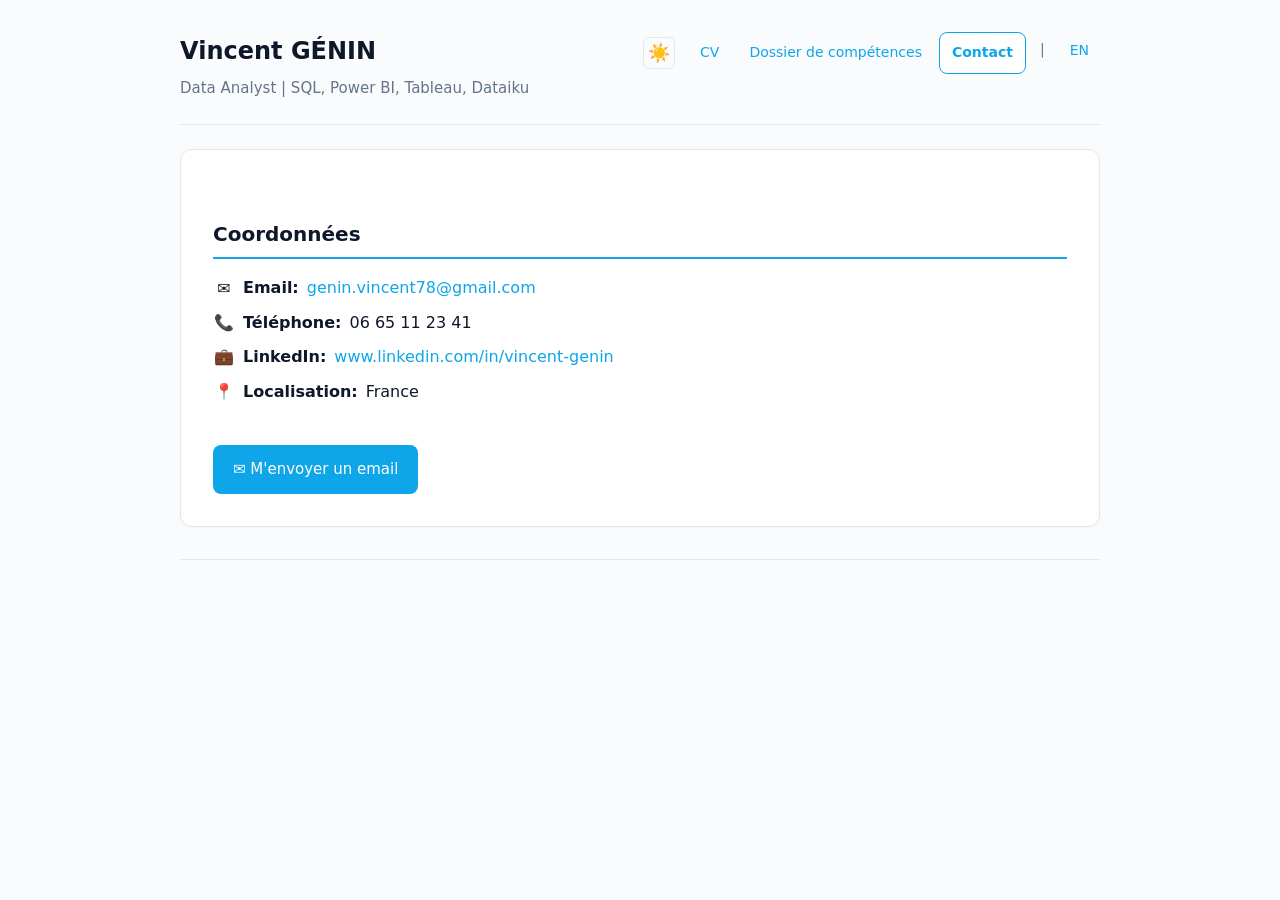
<file: fr/contact.html>
<!doctype html>
<html lang="fr">
  <head>
    <meta charset="UTF-8" />
    <meta name="viewport" content="width=device-width, initial-scale=1.0" />
    <title>Vincent GÉNIN – Contact</title>
    <link rel="icon" href="../assets/favicon.svg" type="image/svg+xml" />
    <meta name="description" content="Contacter Vincent GÉNIN, Data Analyst. Disponible pour un CDI en Data Analyse." />
    <meta property="og:type" content="website" />
    <meta property="og:title" content="Vincent GÉNIN – Contact" />
    <meta property="og:description" content="Contacter Vincent GÉNIN, Data Analyst disponible en CDI." />
    <meta property="og:image" content="https://vinzgnn.github.io/Vincent-GENIN-Portfolio/assets/profile.jpg" />
    <meta property="og:url" content="https://vinzgnn.github.io/Vincent-GENIN-Portfolio/fr/contact.html" />
    <meta name="twitter:card" content="summary_large_image" />
    <link rel="stylesheet" href="../assets/styles.css" />
    <script type="module" src="../assets/icons.js"></script>
    <script src="../assets/site.js" defer></script>
  </head>
  <body>
    <button class="back-to-top" id="back-to-top" aria-label="Back to top">
      <span>↑</span>
    </button>
    <main class="container">
      <header class="site-header">
        <div class="header-left">
          <h1 class="site-title">Vincent GÉNIN</h1>
          <p class="site-subtitle muted">Data Analyst | SQL, Power BI, Tableau, Dataiku</p>
        </div>
        <div class="header-right">
          <button class="theme-toggle" id="theme-toggle" aria-label="Toggle dark mode">
            <span class="icon-sun">☀️</span>
            <span class="icon-moon" style="display:none;">🌙</span>
          </button>
          <nav class="nav" aria-label="Navigation">
            <a href="./cv.html">CV</a>
            <a href="./competences.html"><span class="nav-full">Dossier de compétences</span><span class="nav-short">Compétences</span></a>
            <a href="./contact.html" aria-current="page">Contact</a>
            <span class="lang-switch muted">|</span>
            <a href="../en/contact.html" class="lang-switch">EN</a>
          </nav>
        </div>
      </header>

      <section class="card">
        <h2>Coordonnées</h2>
        <div class="contact-item">
          <span class="icon">✉️</span>
          <strong>Email:</strong> <a href="mailto:genin.vincent78@gmail.com">genin.vincent78@gmail.com</a>
        </div>
        <div class="contact-item">
          <span class="icon">📞</span>
          <strong>Téléphone:</strong> 06 65 11 23 41
        </div>
        <div class="contact-item">
          <span class="icon">💼</span>
          <strong>LinkedIn:</strong> <a href="https://www.linkedin.com/in/vincent-genin" target="_blank" rel="noreferrer">www.linkedin.com/in/vincent-genin</a>
        </div>
        <div class="contact-item">
          <span class="icon">📍</span>
          <strong>Localisation:</strong> France
        </div>
        <div style="margin-top: 28px;">
          <a href="mailto:genin.vincent78@gmail.com" class="button">✉️ M'envoyer un email</a>
        </div>
      </section>

      <footer class="footer">
      </footer>
    </main>
  </body>
</html>
</file>
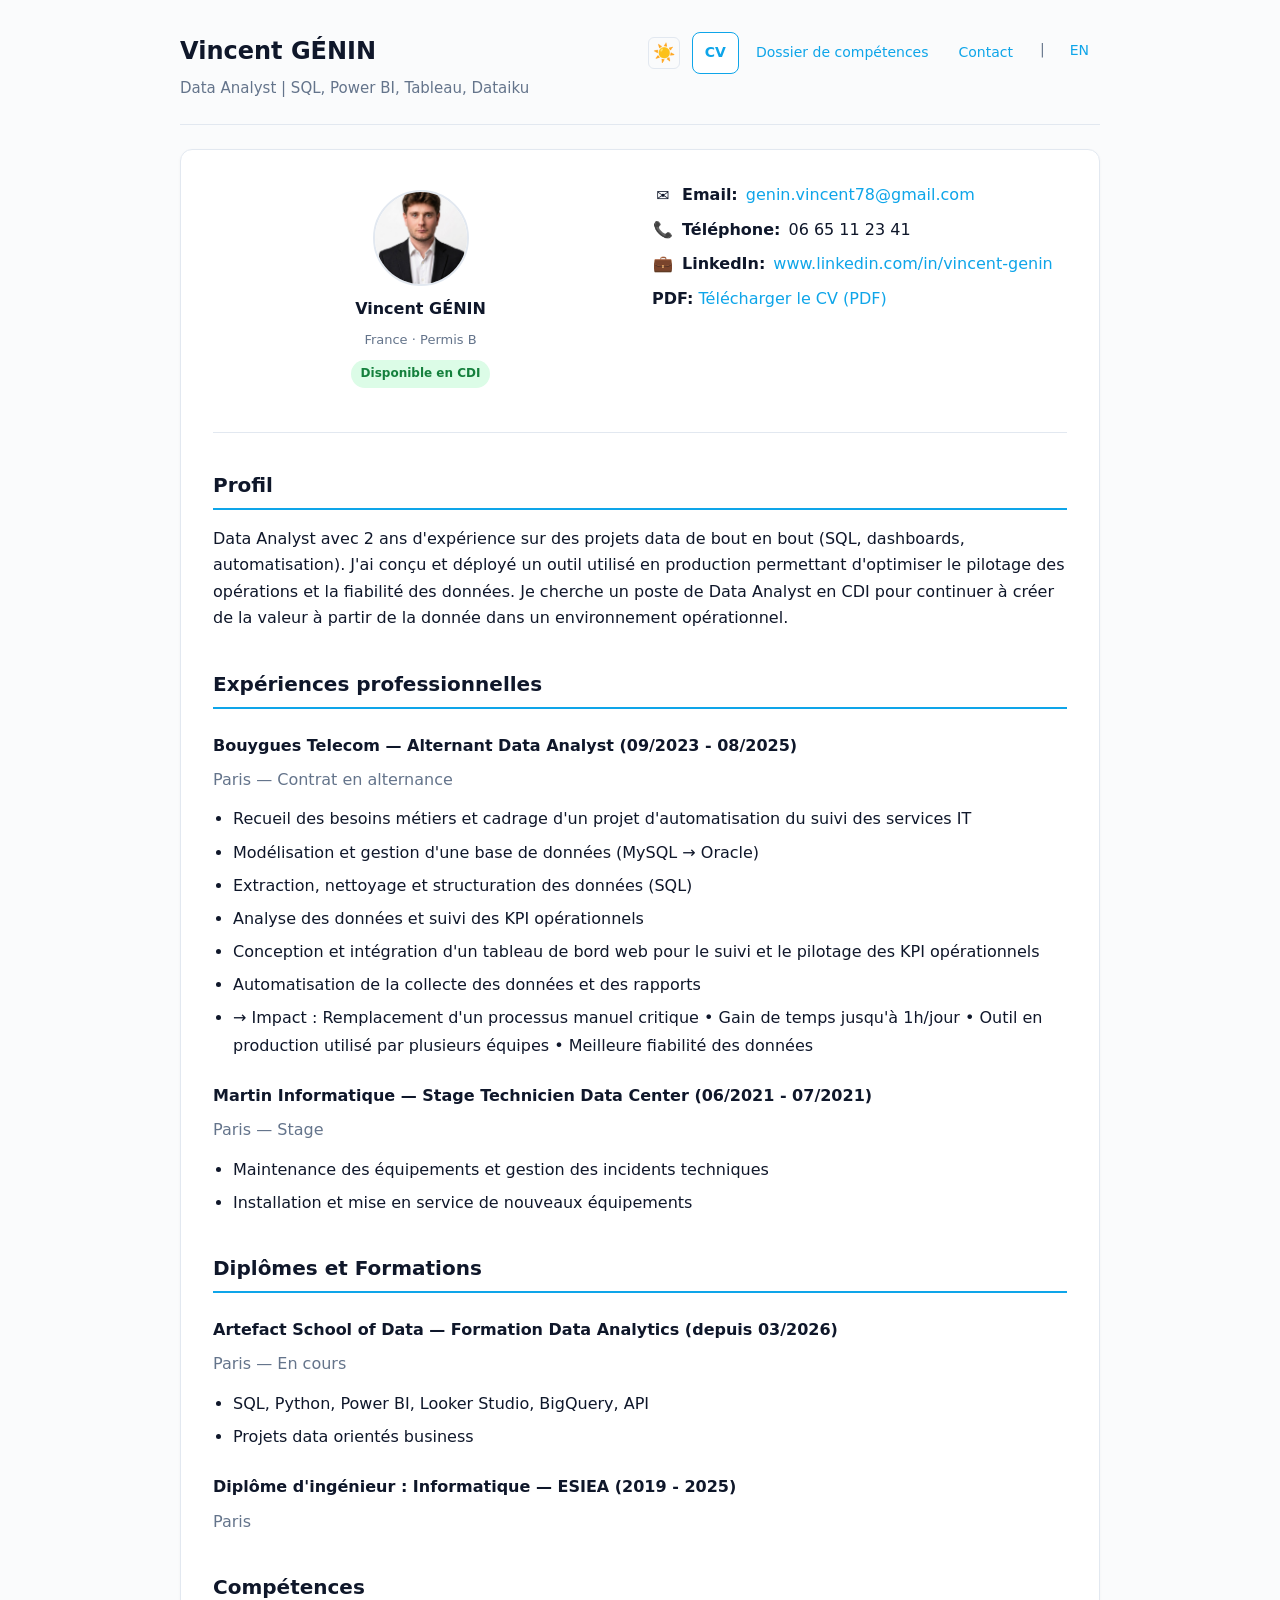
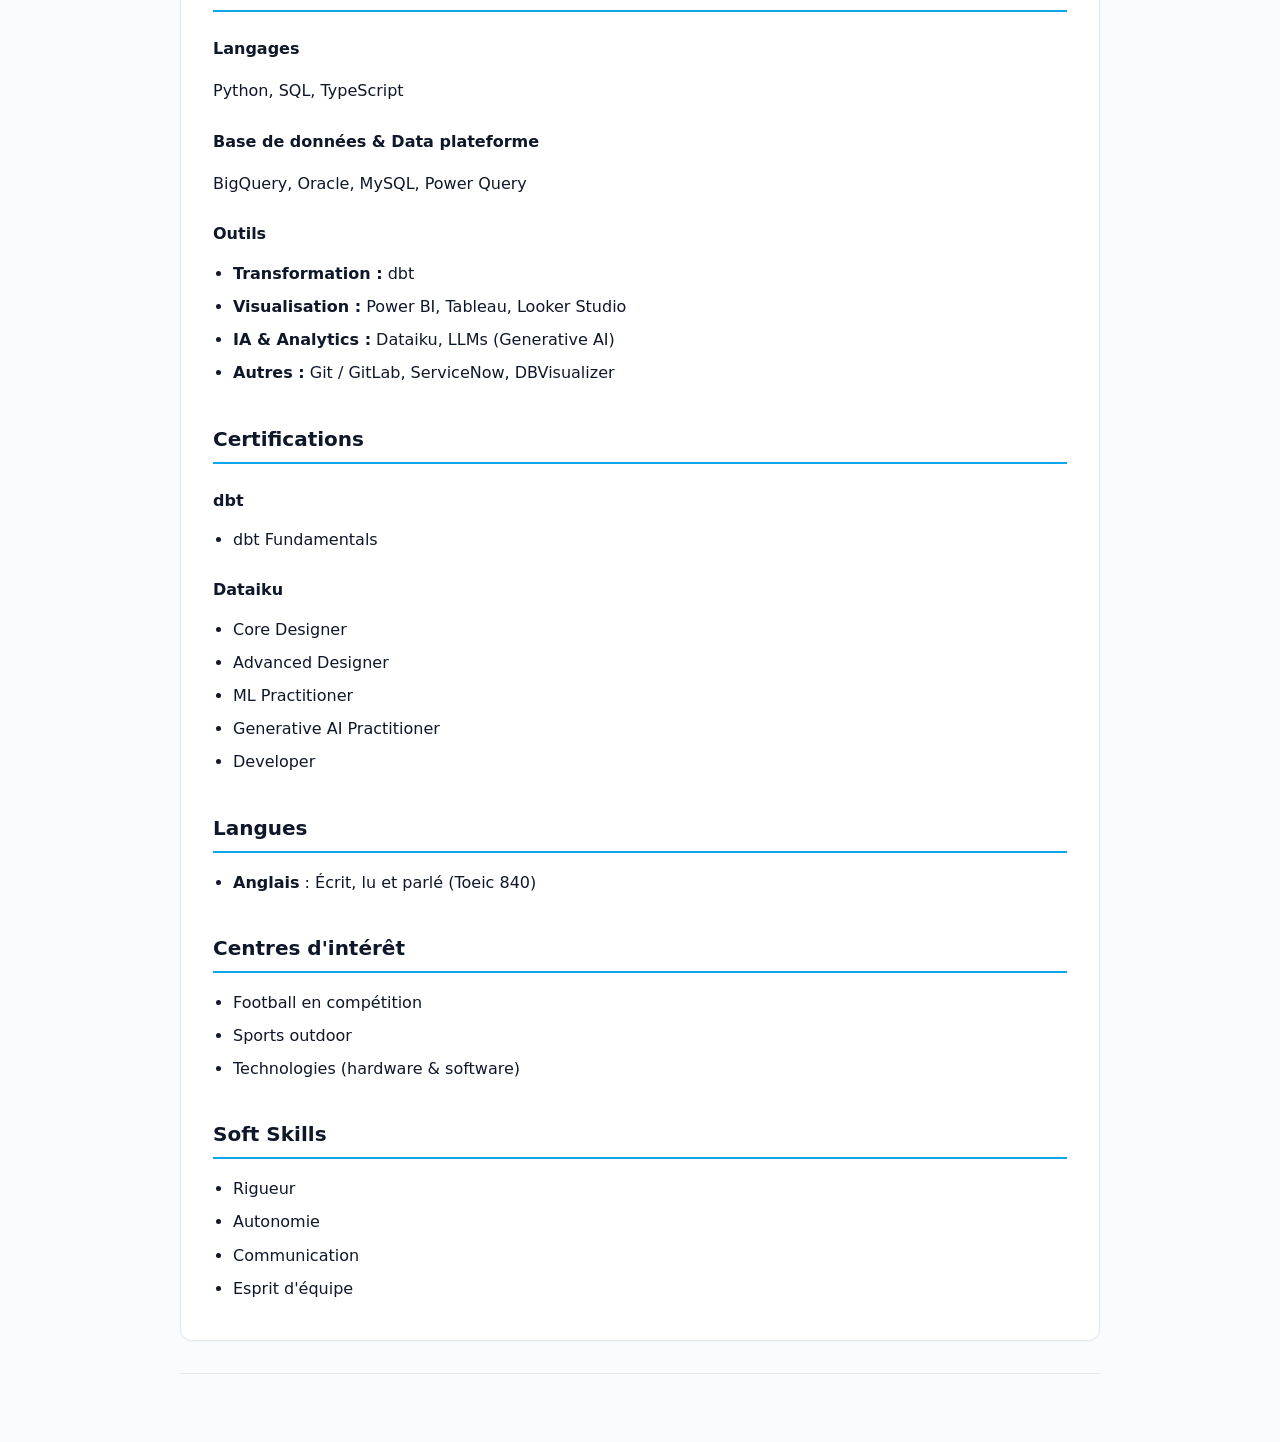
<file: fr/cv.html>
<!doctype html>
<html lang="fr">
  <head>
    <meta charset="UTF-8" />
    <meta name="viewport" content="width=device-width, initial-scale=1.0" />
    <title>Vincent GÉNIN – Data Analyst | CV</title>
    <link rel="icon" href="../assets/favicon.svg" type="image/svg+xml" />
    <meta name="description" content="CV de Vincent GÉNIN, Data Analyst avec 2 ans d'expérience. SQL, Power BI, Tableau, Dataiku, dbt. Certifié Dataiku x5. Disponible en CDI." />
    <meta property="og:type" content="website" />
    <meta property="og:title" content="Vincent GÉNIN – Data Analyst" />
    <meta property="og:description" content="Data Analyst avec 2 ans d'expérience sur des projets data de bout en bout. SQL, Power BI, Tableau, Dataiku, dbt." />
    <meta property="og:image" content="https://vinzgnn.github.io/Vincent-GENIN-Portfolio/assets/profile.jpg" />
    <meta property="og:url" content="https://vinzgnn.github.io/Vincent-GENIN-Portfolio/fr/cv.html" />
    <meta name="twitter:card" content="summary_large_image" />
    <link rel="stylesheet" href="../assets/styles.css" />
    <script type="module" src="../assets/icons.js"></script>
    <script src="../assets/site.js" defer></script>
  </head>
  <body>
    <button class="back-to-top" id="back-to-top" aria-label="Back to top">
      <span>↑</span>
    </button>
    <main class="container">
      <header class="site-header">
        <div class="header-left">
          <h1 class="site-title">Vincent GÉNIN</h1>
          <p class="site-subtitle muted">Data Analyst | SQL, Power BI, Tableau, Dataiku</p>
        </div>
        <div class="header-right">
          <button class="theme-toggle" id="theme-toggle" aria-label="Toggle dark mode">
            <span class="icon-sun">☀️</span>
            <span class="icon-moon" style="display:none;">🌙</span>
          </button>
          <nav class="nav" aria-label="Navigation">
            <a href="./cv.html" aria-current="page">CV</a>
            <a href="./competences.html"><span class="nav-full">Dossier de compétences</span><span class="nav-short">Compétences</span></a>
            <a href="./contact.html">Contact</a>
            <span class="lang-switch muted">|</span>
            <a href="../en/cv.html" class="lang-switch">EN</a>
          </nav>
        </div>
      </header>

      <section class="card">
        <div class="split">
          <div class="profile-block">
            <img src="../assets/profile.jpg" alt="Vincent GÉNIN" class="profile-img" />
            <div class="profile-name">Vincent GÉNIN</div>
            <div class="profile-meta muted">France · Permis B</div>
            <div class="availability-badge">Disponible en CDI</div>
          </div>
          <div>
            <div class="contact-item">
              <span class="icon">✉️</span>
              <strong>Email:</strong> <a href="mailto:genin.vincent78@gmail.com">genin.vincent78@gmail.com</a>
            </div>
            <div class="contact-item">
              <span class="icon">📞</span>
              <strong>Téléphone:</strong> 06 65 11 23 41
            </div>
            <div class="contact-item">
              <span class="icon">💼</span>
              <strong>LinkedIn:</strong> <a href="https://www.linkedin.com/in/vincent-genin" target="_blank" rel="noreferrer">www.linkedin.com/in/vincent-genin</a>
            </div>
            <div class="pdf-link"><strong>PDF:</strong> <a href="../assets/cv-fr.pdf" target="_blank" rel="noreferrer">Télécharger le CV (PDF)</a></div>
          </div>
        </div>

        <hr />

        <h2>Profil</h2>
        <p>
          Data Analyst avec 2 ans d'expérience sur des projets data de bout en bout (SQL, dashboards, automatisation). J'ai conçu et déployé un outil utilisé en production permettant d'optimiser le pilotage des opérations et la fiabilité des données. Je cherche un poste de Data Analyst en CDI pour continuer à créer de la valeur à partir de la donnée dans un environnement opérationnel.
        </p>

        <h2>Expériences professionnelles</h2>
        <h3>Bouygues Telecom — Alternant Data Analyst (09/2023 - 08/2025)</h3>
        <div class="muted">Paris — Contrat en alternance</div>
        <ul>
          <li>Recueil des besoins métiers et cadrage d'un projet d'automatisation du suivi des services IT</li>
          <li>Modélisation et gestion d'une base de données (MySQL → Oracle)</li>
          <li>Extraction, nettoyage et structuration des données (SQL)</li>
          <li>Analyse des données et suivi des KPI opérationnels</li>
          <li>Conception et intégration d'un tableau de bord web pour le suivi et le pilotage des KPI opérationnels</li>
          <li>Automatisation de la collecte des données et des rapports</li>
          <li>→ Impact : Remplacement d'un processus manuel critique • Gain de temps jusqu'à 1h/jour • Outil en production utilisé par plusieurs équipes • Meilleure fiabilité des données</li>
        </ul>

        <h3>Martin Informatique — Stage Technicien Data Center (06/2021 - 07/2021)</h3>
        <div class="muted">Paris — Stage</div>
        <ul>
          <li>Maintenance des équipements et gestion des incidents techniques</li>
          <li>Installation et mise en service de nouveaux équipements</li>
        </ul>

        <h2>Diplômes et Formations</h2>
        <h3>Artefact School of Data — Formation Data Analytics (depuis 03/2026)</h3>
        <div class="muted">Paris — En cours</div>
        <ul>
          <li>SQL, Python, Power BI, Looker Studio, BigQuery, API</li>
          <li>Projets data orientés business</li>
        </ul>
        <h3>Diplôme d'ingénieur : Informatique — ESIEA (2019 - 2025)</h3>
        <div class="muted">Paris</div>

        <h2>Compétences</h2>
        <h3>Langages</h3>
        <p>Python, SQL, TypeScript</p>
        <h3>Base de données &amp; Data plateforme</h3>
        <p>BigQuery, Oracle, MySQL, Power Query</p>
        <h3>Outils</h3>
        <ul>
          <li><strong>Transformation :</strong> dbt</li>
          <li><strong>Visualisation :</strong> Power BI, Tableau, Looker Studio</li>
          <li><strong>IA &amp; Analytics :</strong> Dataiku, LLMs (Generative AI)</li>
          <li><strong>Autres :</strong> Git / GitLab, ServiceNow, DBVisualizer</li>
        </ul>

        <h2>Certifications</h2>
        <h3>dbt</h3>
        <ul>
          <li>dbt Fundamentals</li>
        </ul>
        <h3>Dataiku</h3>
        <ul>
          <li>Core Designer</li>
          <li>Advanced Designer</li>
          <li>ML Practitioner</li>
          <li>Generative AI Practitioner</li>
          <li>Developer</li>
        </ul>

        <h2>Langues</h2>
        <ul>
          <li><strong>Anglais</strong> : Écrit, lu et parlé (Toeic 840)</li>
        </ul>

        <h2>Centres d'intérêt</h2>
        <ul>
          <li>Football en compétition</li>
          <li>Sports outdoor</li>
          <li>Technologies (hardware &amp; software)</li>
        </ul>

        <h2>Soft Skills</h2>
        <ul>
          <li>Rigueur</li>
          <li>Autonomie</li>
          <li>Communication</li>
          <li>Esprit d'équipe</li>
        </ul>
      </section>

      <footer class="footer">
      </footer>
    </main>
  </body>
</html>
</file>
<file: assets/styles.css>
:root {
  --bg: #fafbfc;
  --text: #0f172a;
  --muted: #64748b;
  --border: #e2e8f0;
  --card: #ffffff;
  --link: #0ea5e9;
  --button-bg: #0ea5e9;
  --button-text: #ffffff;
  --focus: #0ea5e9;
  --accent: #0ea5e9;
  --subtle: #f1f5f9;
  --max: 960px;
  --radius: 12px;
  --transition: 0.2s ease;
}

[data-theme="dark"] {
  --bg: #0f172a;
  --text: #f1f5f9;
  --muted: #94a3b8;
  --border: #334155;
  --card: #1e293b;
  --link: #38bdf8;
  --button-bg: #38bdf8;
  --button-text: #0f172a;
  --focus: #38bdf8;
  --accent: #38bdf8;
  --subtle: #1e293b;
}

* {
  box-sizing: border-box;
}

html,
body {
  margin: 0;
  padding: 0;
  background: var(--bg);
  color: var(--text);
  font-family: ui-sans-serif, system-ui, -apple-system, Segoe UI, Roboto, Helvetica, Arial,
    "Apple Color Emoji", "Segoe UI Emoji";
  line-height: 1.65;
  font-size: 16px;
  -webkit-font-smoothing: antialiased;
  -moz-osx-font-smoothing: grayscale;
}

a {
  color: var(--link);
  text-decoration: none;
  transition: color var(--transition);
}

a:hover {
  color: #0284c7;
}

a:focus,
button:focus {
  outline: 2px solid var(--focus);
  outline-offset: 2px;
  border-radius: 4px;
}

.container {
  max-width: var(--max);
  margin: 0 auto;
  padding: 32px 20px 48px;
}

.site-header {
  display: flex;
  align-items: baseline;
  justify-content: space-between;
  gap: 16px;
  flex-wrap: wrap;
  padding-bottom: 24px;
  border-bottom: 1px solid var(--border);
}

.theme-toggle {
  background: transparent;
  border: 1px solid var(--border);
  border-radius: 6px;
  padding: 4px;
  cursor: pointer;
  font-size: 18px;
  color: var(--text);
  transition: all var(--transition);
}

.theme-toggle:hover {
  background: var(--subtle);
}

.header-left {
  display: flex;
  flex-direction: column;
  gap: 4px;
}

.site-subtitle {
  margin: 0;
  font-size: 15px;
}

.site-title {
  font-size: 24px;
  font-weight: 600;
  margin: 0;
  color: var(--text);
}

.nav {
  display: flex;
  gap: 4px;
  flex-wrap: wrap;
}

.nav a {
  text-decoration: none;
  padding: 8px 12px;
  border-radius: 8px;
  border: 1px solid transparent;
  font-size: 14px;
  font-weight: 500;
  transition: all var(--transition);
}

.nav a:hover {
  background: var(--subtle);
  color: var(--text);
}

.nav a[aria-current="page"] {
  border-color: var(--accent);
  background: var(--card);
  color: var(--accent);
  font-weight: 600;
}

.muted {
  color: var(--muted);
  font-weight: 400;
}

.card {
  border: 1px solid var(--border);
  border-radius: var(--radius);
  padding: 32px;
  margin-top: 24px;
  background: var(--card);
  box-shadow: 0 1px 3px rgba(0, 0, 0, 0.04);
  transition: box-shadow var(--transition), transform var(--transition);
  opacity: 0;
  animation: fadeInUp 0.6s ease forwards;
}

.card:hover {
  box-shadow: 0 4px 12px rgba(0, 0, 0, 0.06);
  transform: translateY(-2px);
}

@keyframes fadeInUp {
  from {
    opacity: 0;
    transform: translateY(20px);
  }
  to {
    opacity: 1;
    transform: translateY(0);
  }
}

.button {
  display: inline-block;
  margin-top: 12px;
  padding: 12px 20px;
  border-radius: 8px;
  background: var(--button-bg);
  color: var(--button-text);
  text-decoration: none;
  font-weight: 500;
  font-size: 15px;
  transition: all var(--transition);
}

.button:hover {
  background: #0284c7;
  transform: translateY(-1px);
  box-shadow: 0 2px 8px rgba(14, 165, 233, 0.3);
}

.split {
  display: grid;
  grid-template-columns: 1fr;
  gap: 24px;
}

@media (min-width: 820px) {
  .split {
    grid-template-columns: 1fr 1fr;
  }
}

h2 {
  font-size: 20px;
  font-weight: 700;
  margin: 36px 0 16px;
  color: var(--text);
  border-bottom: 2px solid var(--accent);
  padding-bottom: 6px;
}

h3 {
  font-size: 16px;
  font-weight: 600;
  margin: 24px 0 8px;
  color: var(--text);
}

ul {
  margin: 12px 0 0;
  padding-left: 20px;
  line-height: 1.7;
}

ul li {
  margin-bottom: 6px;
}

hr {
  border: 0;
  border-top: 1px solid var(--border);
  margin: 36px 0;
}

.footer {
  margin-top: 32px;
  padding-top: 20px;
  border-top: 1px solid var(--border);
  text-align: center;
}

.lang-switch {
  font-size: 14px !important;
  padding: 6px 10px !important;
}

.contact-item {
  display: flex;
  align-items: center;
  gap: 8px;
  margin-bottom: 8px;
}

.icon {
  font-size: 16px;
  min-width: 22px;
  flex-shrink: 0;
  text-align: center;
  line-height: 1;
}

.contact-item:hover .icon {
  color: var(--accent);
}

.profile-block {
  display: flex;
  flex-direction: column;
  align-items: center;
  text-align: center;
  gap: 6px;
  padding: 8px 0;
}

.profile-img {
  width: 96px;
  height: 96px;
  border-radius: 50%;
  object-fit: cover;
  border: 2px solid var(--border);
  margin-bottom: 4px;
}

.profile-name {
  font-weight: 700;
  font-size: 16px;
  color: var(--text);
}

.profile-meta {
  font-size: 13px;
}

.availability-badge {
  margin-top: 4px;
  display: inline-block;
  background: #dcfce7;
  color: #15803d;
  font-size: 12px;
  font-weight: 600;
  padding: 4px 10px;
  border-radius: 20px;
}

[data-theme="dark"] .availability-badge {
  background: #14532d;
  color: #86efac;
}

.pdf-link {
  margin-top: 8px;
}

.pdf-link a {
  font-weight: 500;
  color: var(--accent);
}

.header-right {
  display: flex;
  align-items: center;
  gap: 12px;
  flex-wrap: wrap;
}

.back-to-top {
  position: fixed;
  bottom: 20px;
  right: 20px;
  background: var(--accent);
  color: var(--button-text);
  border: none;
  border-radius: 50%;
  width: 48px;
  height: 48px;
  display: flex;
  align-items: center;
  justify-content: center;
  cursor: pointer;
  opacity: 0;
  visibility: hidden;
  transition: all var(--transition);
  z-index: 1000;
}

.back-to-top.visible {
  opacity: 1;
  visibility: visible;
}

.filter-group {
  display: flex;
  gap: 8px;
  margin-bottom: 20px;
  flex-wrap: wrap;
}

.filter-btn {
  padding: 6px 12px;
  border: 1px solid var(--border);
  border-radius: 6px;
  background: var(--card);
  color: var(--text);
  cursor: pointer;
  font-size: 14px;
  transition: all var(--transition);
}

.filter-btn:hover {
  background: var(--subtle);
}

.filter-btn.active {
  background: var(--accent);
  color: var(--button-text);
  border-color: var(--accent);
}

.projects-grid {
  display: grid;
  grid-template-columns: repeat(auto-fit, minmax(320px, 1fr));
  gap: 20px;
  margin-top: 24px;
}

.project-card {
  border: 1px solid var(--border);
  border-radius: var(--radius);
  padding: 20px;
  background: var(--card);
  transition: all var(--transition);
  opacity: 0;
  animation: fadeInUp 0.6s ease forwards;
}

.project-card:hover {
  transform: translateY(-4px);
  box-shadow: 0 8px 20px rgba(0, 0, 0, 0.08);
}

.project-title {
  font-size: 18px;
  font-weight: 600;
  margin: 0 0 8px;
  color: var(--text);
}

.project-description {
  color: var(--muted);
  line-height: 1.6;
  margin-bottom: 12px;
}

.project-tech {
  display: flex;
  flex-wrap: wrap;
  gap: 6px;
  margin-bottom: 12px;
}

.tech-tag {
  background: var(--subtle);
  color: var(--text);
  padding: 4px 8px;
  border-radius: 4px;
  font-size: 12px;
  font-weight: 500;
}

.project-links {
  display: flex;
  gap: 12px;
  margin-top: 12px;
}

.project-link {
  padding: 8px 12px;
  background: var(--accent);
  color: var(--button-text);
  text-decoration: none;
  border-radius: 6px;
  font-size: 14px;
  font-weight: 500;
  transition: all var(--transition);
}

.project-link:hover {
  background: #0284c7;
  transform: translateY(-1px);
}

.project-image {
  width: 100%;
  height: 180px;
  object-fit: cover;
  border-radius: 6px;
  margin-bottom: 12px;
  background: var(--subtle);
}

.project-card.featured {
  grid-column: 1 / -1;
}

.project-card.featured .project-image {
  width: 100%;
  height: auto;
  object-fit: contain;
  border: 1px solid var(--border);
  cursor: zoom-in;
}

.project-gallery {
  display: flex;
  flex-direction: column;
  gap: 12px;
  margin-top: 12px;
  margin-bottom: 14px;
}

.project-gallery img {
  width: 100%;
  height: auto;
  object-fit: contain;
  border-radius: 6px;
  border: 1px solid var(--border);
  cursor: zoom-in;
  transition: transform var(--transition), box-shadow var(--transition);
}

.project-gallery img:hover {
  transform: scale(1.005);
  box-shadow: 0 4px 12px rgba(0,0,0,0.12);
}

/* Lightbox */
.lightbox-overlay {
  display: none;
  position: fixed;
  inset: 0;
  background: rgba(0,0,0,0.88);
  z-index: 9999;
  align-items: center;
  justify-content: center;
  cursor: zoom-out;
  padding: 20px;
}

.lightbox-overlay.open {
  display: flex;
}

.lightbox-overlay img {
  max-width: 95vw;
  max-height: 92vh;
  border-radius: 8px;
  box-shadow: 0 24px 80px rgba(0,0,0,0.6);
  object-fit: contain;
}

.lightbox-close {
  position: fixed;
  top: 16px;
  right: 20px;
  color: white;
  font-size: 32px;
  cursor: pointer;
  line-height: 1;
  opacity: 0.8;
  background: none;
  border: none;
  padding: 4px 8px;
}

.lightbox-close:hover {
  opacity: 1;
}

.project-impact {
  background: var(--subtle);
  border-left: 3px solid var(--accent);
  padding: 10px 14px;
  border-radius: 0 6px 6px 0;
  font-size: 14px;
  margin: 10px 0 14px;
  color: var(--text);
}

/* Navigation mobile */
.nav-short { display: none; }

@media (max-width: 640px) {
  .nav a {
    padding: 6px 8px;
    font-size: 13px;
  }
  .nav-full { display: none; }
  .nav-short { display: inline; }
  .site-header {
    gap: 8px;
  }
  .header-right {
    gap: 8px;
  }
}

/* Badge période projet */
.project-badge {
  display: inline-block;
  background: var(--subtle);
  color: var(--muted);
  font-size: 12px;
  font-weight: 500;
  padding: 3px 10px;
  border-radius: 20px;
  margin-bottom: 16px;
}

/* Sections structurées (Contexte / Réalisations / Impact) */
.project-section {
  margin-bottom: 16px;
}

.section-label {
  font-size: 11px;
  font-weight: 700;
  text-transform: uppercase;
  letter-spacing: 0.08em;
  color: var(--accent);
  margin: 0 0 6px;
}

.project-section ul {
  margin: 0;
  padding-left: 18px;
}

.project-section ul li {
  margin-bottom: 4px;
  color: var(--muted);
  font-size: 14px;
  line-height: 1.6;
}

.project-section p {
  margin: 0;
  color: var(--muted);
  font-size: 14px;
  line-height: 1.6;
}

.project-divider {
  border: 0;
  border-top: 1px solid var(--border);
  margin: 28px 0;
}

/* Onglets projets */
.tabs-bar {
  display: flex;
  gap: 4px;
  flex-wrap: wrap;
  border-bottom: 2px solid var(--border);
  margin-bottom: 24px;
}

.tab-btn {
  padding: 10px 16px;
  border: none;
  border-bottom: 3px solid transparent;
  background: transparent;
  color: var(--muted);
  font-size: 14px;
  font-weight: 500;
  cursor: pointer;
  margin-bottom: -2px;
  border-radius: 6px 6px 0 0;
  transition: all var(--transition);
}

.tab-btn:hover {
  color: var(--text);
  background: var(--subtle);
}

.tab-btn.active {
  color: var(--text);
  border-bottom-color: var(--text);
  background: transparent;
  font-weight: 600;
}

.tab-content {
  display: none;
}

.tab-content.active {
  display: block;
  animation: fadeInUp 0.3s ease forwards;
}

/* Compteur onglets */
.project-counter {
  font-size: 11px;
  font-weight: 600;
  letter-spacing: 0.1em;
  color: var(--muted);
  text-transform: uppercase;
  margin-bottom: 16px;
}

/* Badge statut projet */
.project-status {
  display: flex;
  align-items: center;
  gap: 6px;
  font-size: 11px;
  font-weight: 700;
  letter-spacing: 0.1em;
  text-transform: uppercase;
  color: var(--muted);
  margin-bottom: 10px;
}

.status-dot {
  width: 8px;
  height: 8px;
  border-radius: 50%;
  background: #22c55e;
  flex-shrink: 0;
}

.status-dot.personal {
  background: var(--accent);
}

/* Layout 2 colonnes */
.project-layout {
  display: grid;
  grid-template-columns: 1fr;
  gap: 28px;
  margin-top: 20px;
}

@media (min-width: 720px) {
  .project-layout {
    grid-template-columns: 1fr 1fr;
  }
}

.project-details {
  display: flex;
  flex-direction: column;
  gap: 20px;
}

.project-media {
  display: flex;
  flex-direction: column;
  gap: 10px;
}

.project-media .project-image {
  margin-bottom: 0;
}

/* Tableau contexte */
.context-table {
  display: flex;
  flex-direction: column;
  gap: 6px;
  margin-top: 8px;
}

.context-row {
  display: flex;
  gap: 12px;
  font-size: 14px;
  line-height: 1.5;
}

.context-key {
  color: var(--muted);
  min-width: 70px;
  flex-shrink: 0;
  font-size: 13px;
}

.context-val {
  color: var(--text);
  font-weight: 500;
}

/* Impact metric cards */
.impact-grid {
  display: flex;
  gap: 10px;
  flex-wrap: wrap;
  margin-top: 8px;
}

.impact-card {
  flex: 1;
  min-width: 90px;
  background: var(--subtle);
  border: 1px solid var(--border);
  border-radius: 8px;
  padding: 12px 14px;
}

.impact-number {
  font-size: 22px;
  font-weight: 700;
  color: var(--text);
  line-height: 1.2;
}

.impact-label {
  font-size: 11px;
  color: var(--muted);
  line-height: 1.4;
  margin-top: 4px;
}

/* Liste avec tirets */
.dash-list {
  list-style: none;
  padding: 0;
  margin: 8px 0 0;
  display: flex;
  flex-direction: column;
  gap: 6px;
}

.dash-list li {
  display: flex;
  gap: 8px;
  font-size: 14px;
  color: var(--muted);
  line-height: 1.6;
}

.dash-list li::before {
  content: "–";
  color: var(--muted);
  flex-shrink: 0;
}

@media print {
  .nav,
  .lang-switch,
  .footer,
  .pdf-link,
  .theme-toggle,
  .back-to-top,
  .profile-img {
    display: none !important;
  }

  .container {
    padding: 0;
  }

  .card {
    border: 0;
    padding: 0;
    box-shadow: none;
    animation: none;
    opacity: 1;
  }

  body {
    background: white;
    color: black;
  }
}
</file>
